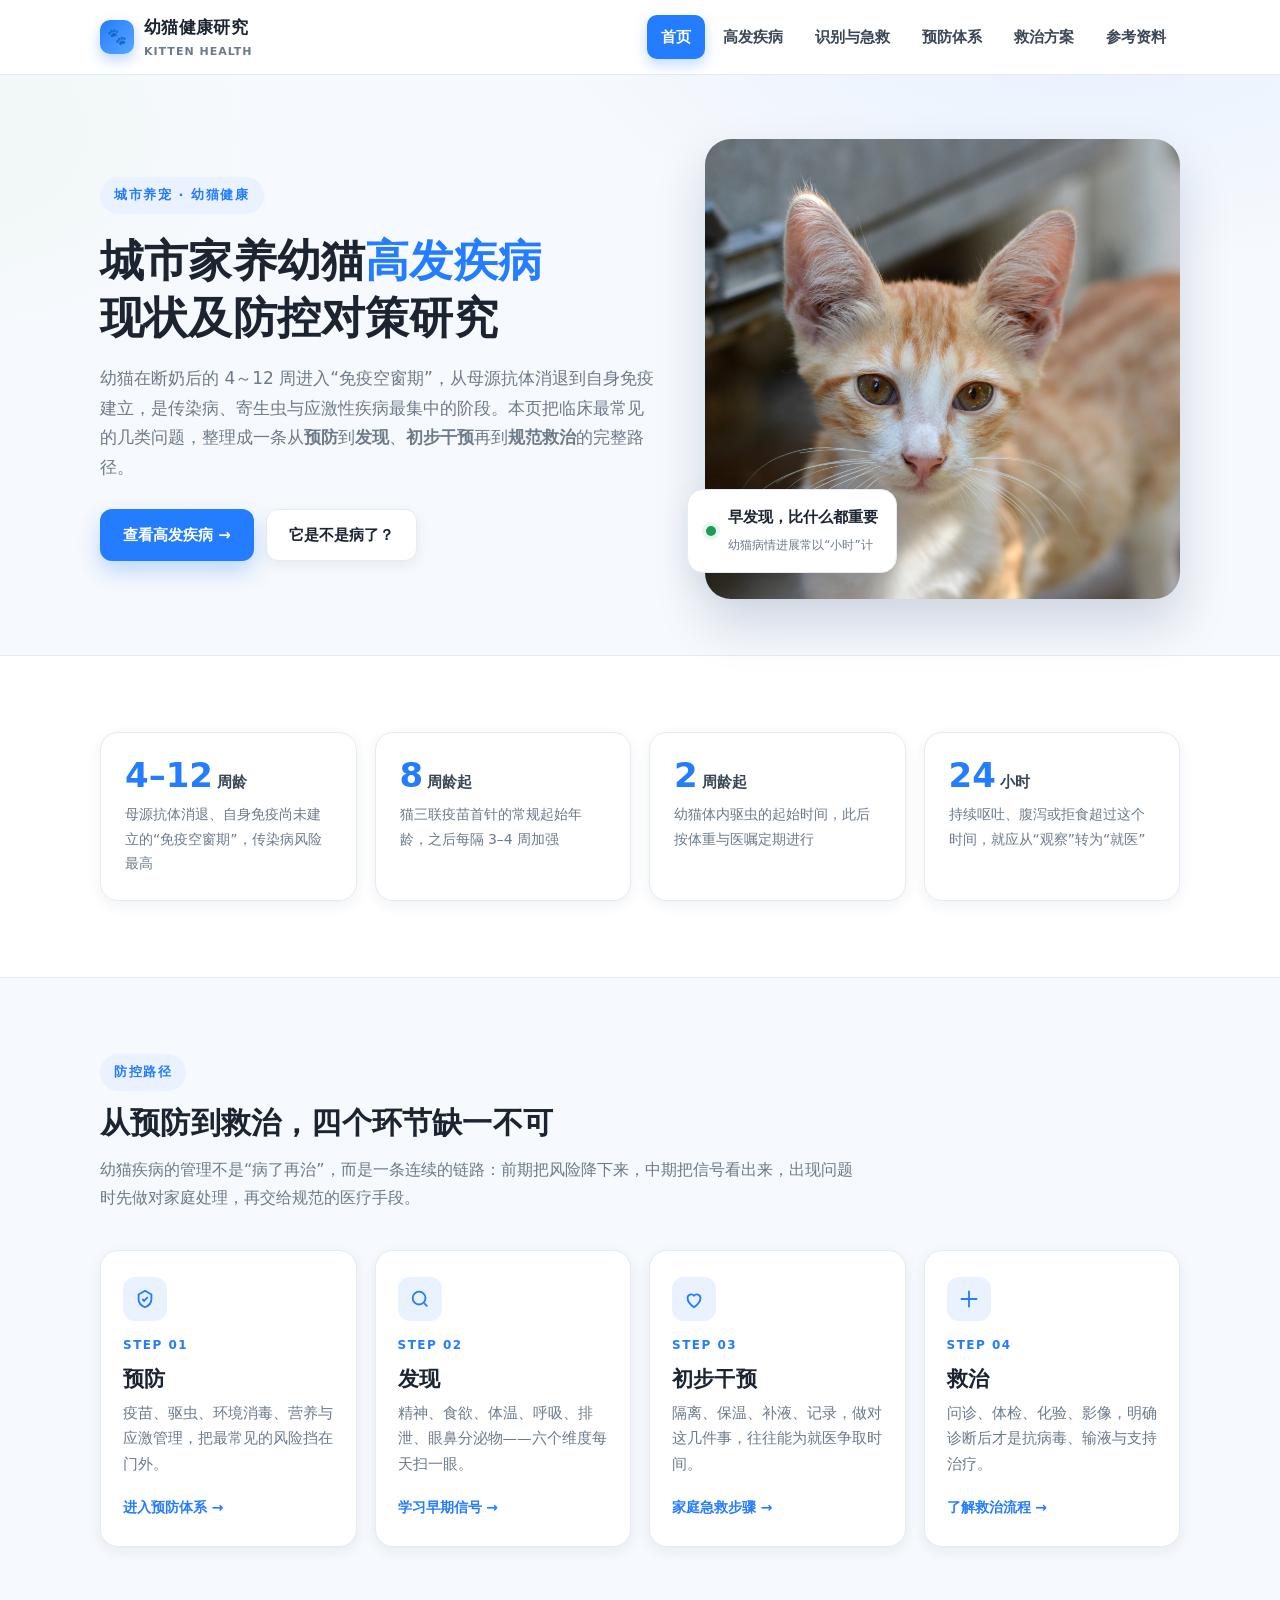
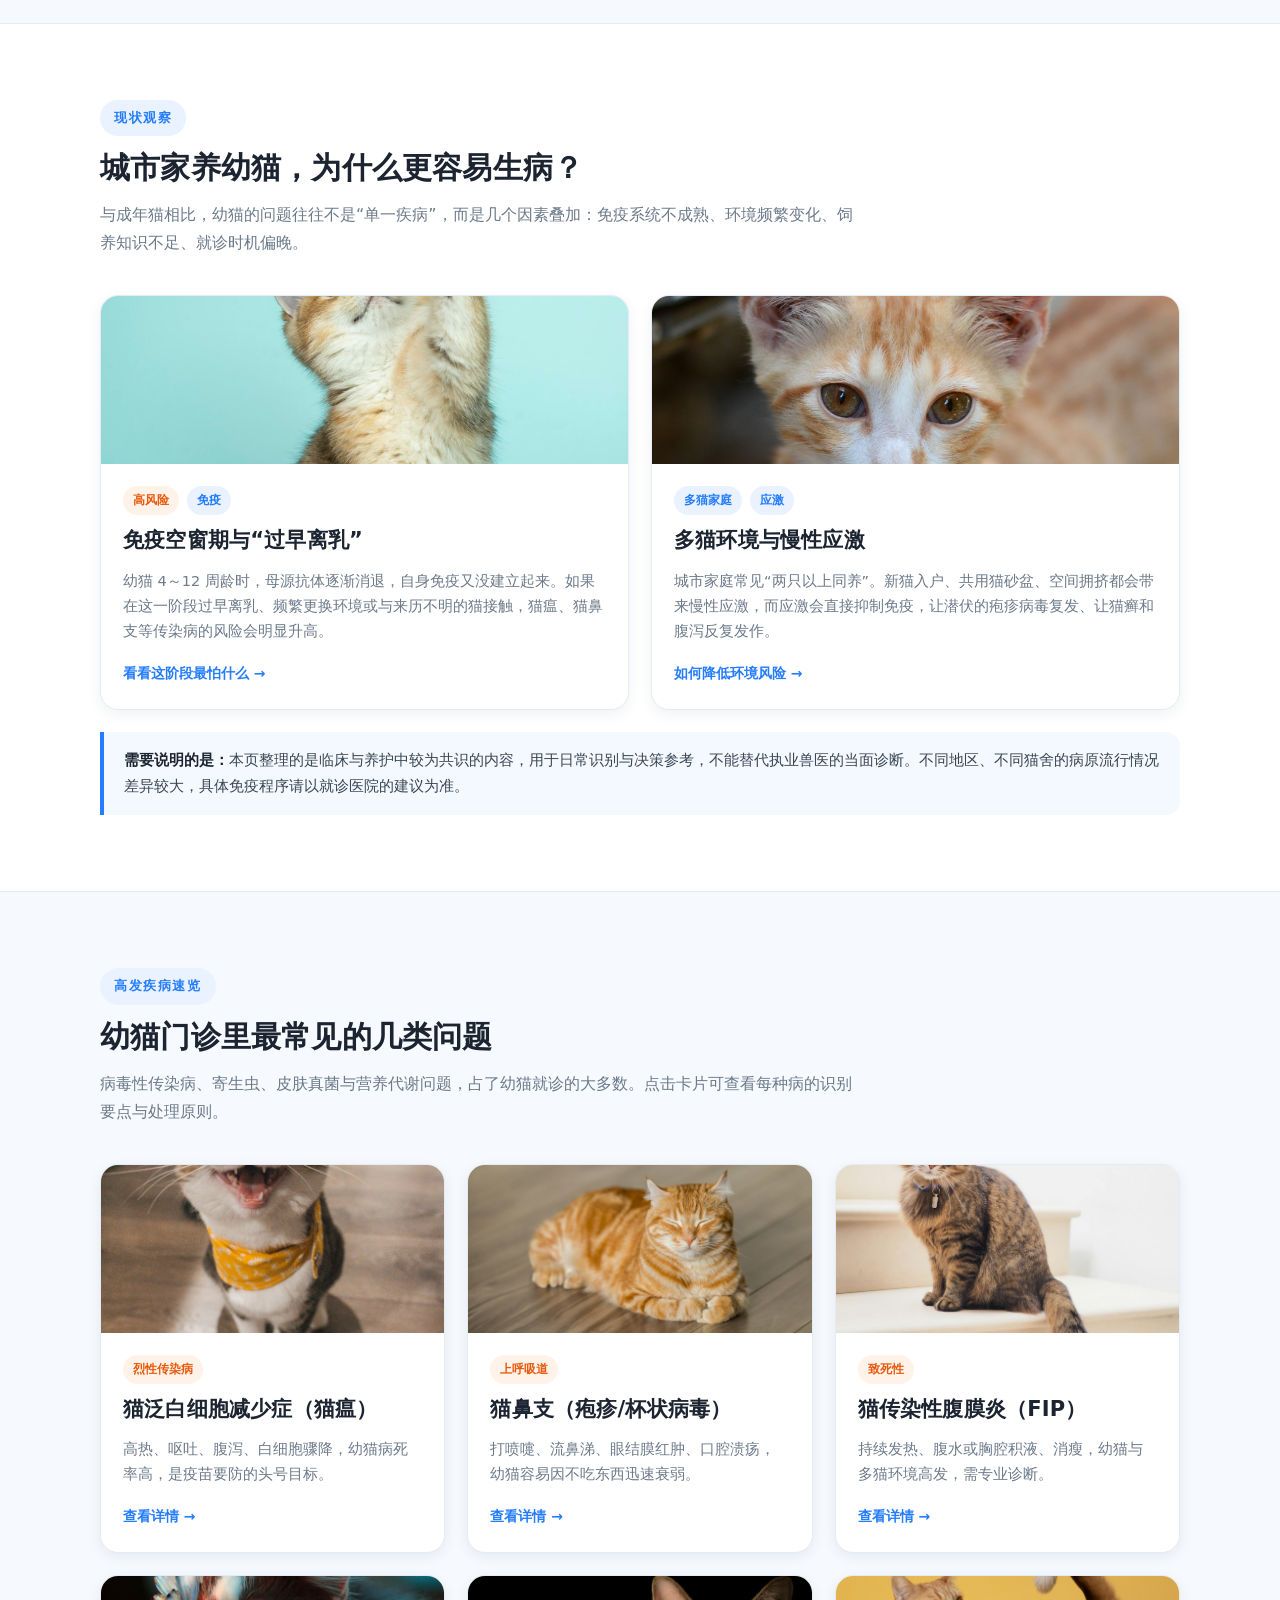
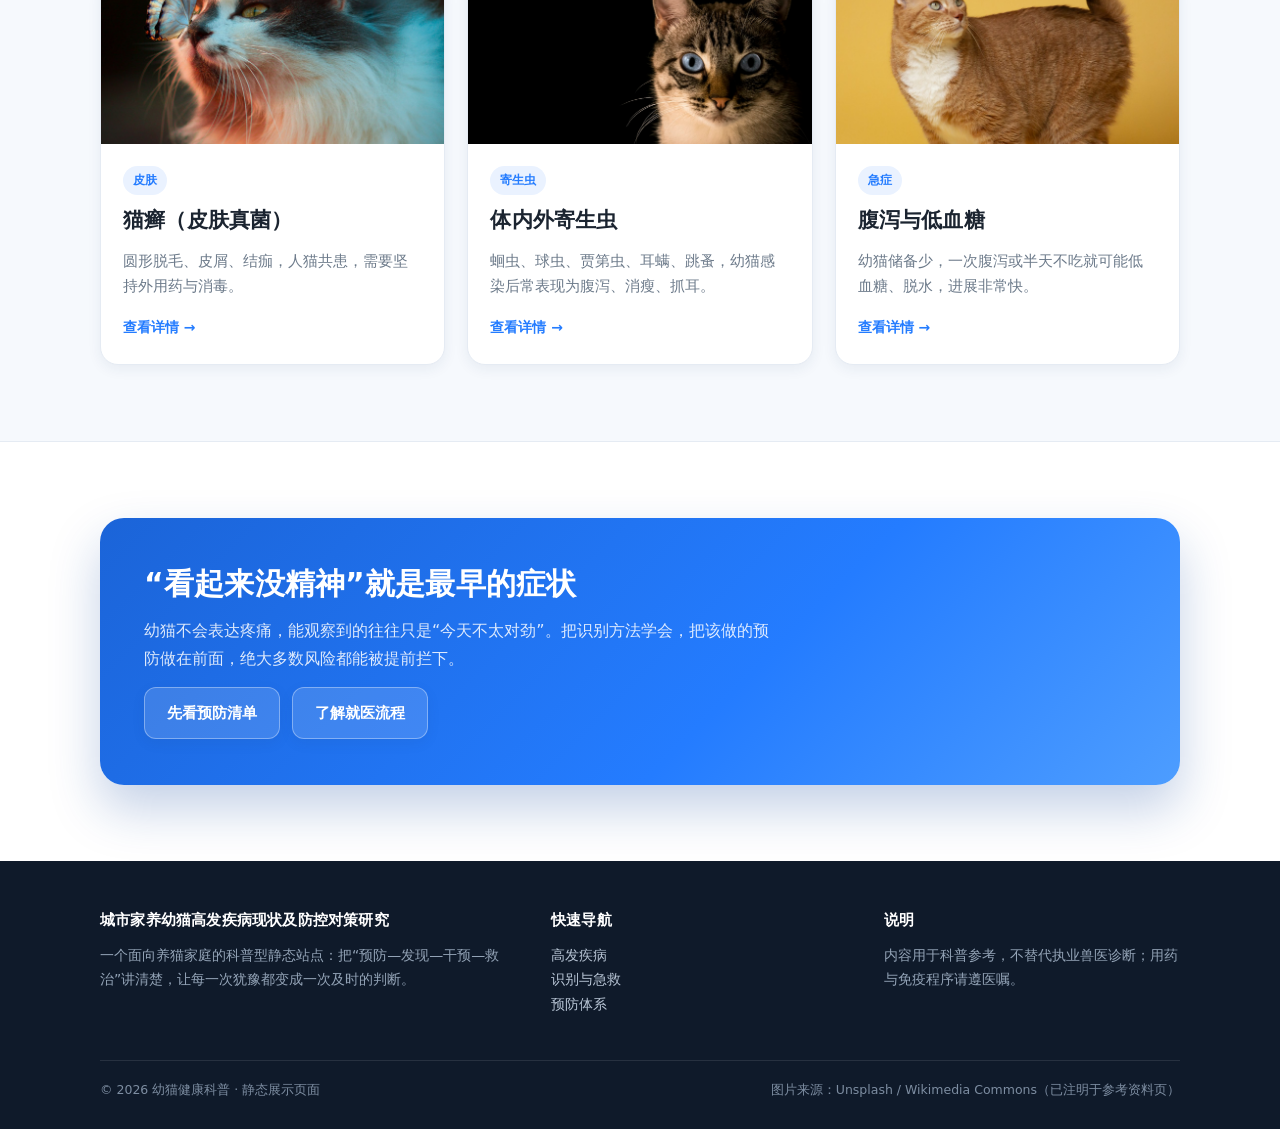
<file: index.html>
<!DOCTYPE html>
<html lang="zh-CN">
<head>
<meta charset="utf-8">
<meta name="viewport" content="width=device-width, initial-scale=1">
<title>城市家养幼猫高发疾病现状及防控对策研究</title>
<meta name="description" content="面向城市家养幼猫的常见疾病科普：现状、高发疾病、早期识别、家庭初步干预与规范救治。">
<link rel="stylesheet" href="assets/css/site.css?v=2">
</head>
<body>

<header class="site-header">
  <div class="container nav">
    <a class="brand" href="index.html">
      <span class="mark">🐾</span>
      <span>幼猫健康研究<small>KITTEN HEALTH</small></span>
    </a>
    <nav class="nav-links">
      <a class="active" href="index.html">首页</a>
      <a href="diseases.html">高发疾病</a>
      <a href="identify.html">识别与急救</a>
      <a href="prevention.html">预防体系</a>
      <a href="treatment.html">救治方案</a>
      <a href="sources.html">参考资料</a>
    </nav>
  </div>
</header>

<main>

  <!-- Hero -->
  <section class="hero">
    <div class="container hero-grid">
      <div>
        <span class="kicker">城市养宠 · 幼猫健康</span>
        <h1>城市家养幼猫<em>高发疾病</em><br>现状及防控对策研究</h1>
        <p class="lead">幼猫在断奶后的 4～12 周进入“免疫空窗期”，从母源抗体消退到自身免疫建立，是传染病、寄生虫与应激性疾病最集中的阶段。本页把临床最常见的几类问题，整理成一条从<strong>预防</strong>到<strong>发现</strong>、<strong>初步干预</strong>再到<strong>规范救治</strong>的完整路径。</p>
        <div class="hero-actions">
          <a class="btn btn-primary" href="diseases.html">查看高发疾病 →</a>
          <a class="btn btn-ghost" href="identify.html">它是不是病了？</a>
        </div>
      </div>
      <div class="hero-figure">
        <img src="assets/img/ginger.jpg" alt="一只橘色幼猫的近照">
        <div class="hero-badge">
          <span class="dot"></span>
          <div><b>早发现，比什么都重要</b><span>幼猫病情进展常以“小时”计</span></div>
        </div>
      </div>
    </div>
  </section>

  <!-- 关键数字 -->
  <section class="section">
    <div class="container">
      <div class="stats">
        <div class="stat"><div class="num">4–12<small>周龄</small></div><div class="label">母源抗体消退、自身免疫尚未建立的“免疫空窗期”，传染病风险最高</div></div>
        <div class="stat"><div class="num">8<small>周龄起</small></div><div class="label">猫三联疫苗首针的常规起始年龄，之后每隔 3–4 周加强</div></div>
        <div class="stat"><div class="num">2<small>周龄起</small></div><div class="label">幼猫体内驱虫的起始时间，此后按体重与医嘱定期进行</div></div>
        <div class="stat"><div class="num">24<small>小时</small></div><div class="label">持续呕吐、腹泻或拒食超过这个时间，就应从“观察”转为“就医”</div></div>
      </div>
    </div>
  </section>

  <!-- 四步路径 -->
  <section class="section alt">
    <div class="container">
      <div class="section-head">
        <span class="kicker">防控路径</span>
        <h2>从预防到救治，四个环节缺一不可</h2>
        <p>幼猫疾病的管理不是“病了再治”，而是一条连续的链路：前期把风险降下来，中期把信号看出来，出现问题时先做对家庭处理，再交给规范的医疗手段。</p>
      </div>
      <div class="path">
        <div class="path-card">
          <div class="ico"><svg viewBox="0 0 24 24" fill="none" stroke="currentColor" stroke-width="2"><path d="M12 3l7 4v5c0 4.5-3 7.5-7 9-4-1.5-7-4.5-7-9V7l7-4z"/><path d="M9 12l2 2 4-4"/></svg></div>
          <div class="step">STEP 01</div>
          <h3>预防</h3>
          <p>疫苗、驱虫、环境消毒、营养与应激管理，把最常见的风险挡在门外。</p>
          <a href="prevention.html">进入预防体系 →</a>
        </div>
        <div class="path-card">
          <div class="ico"><svg viewBox="0 0 24 24" fill="none" stroke="currentColor" stroke-width="2"><circle cx="11" cy="11" r="7"/><path d="M20 20l-3.5-3.5"/></svg></div>
          <div class="step">STEP 02</div>
          <h3>发现</h3>
          <p>精神、食欲、体温、呼吸、排泄、眼鼻分泌物——六个维度每天扫一眼。</p>
          <a href="identify.html">学习早期信号 →</a>
        </div>
        <div class="path-card">
          <div class="ico"><svg viewBox="0 0 24 24" fill="none" stroke="currentColor" stroke-width="2"><path d="M12 21s-7-4.5-7-10a4 4 0 017-2.6A4 4 0 0119 11c0 5.5-7 10-7 10z"/></svg></div>
          <div class="step">STEP 03</div>
          <h3>初步干预</h3>
          <p>隔离、保温、补液、记录，做对这几件事，往往能为就医争取时间。</p>
          <a href="identify.html#firstaid">家庭急救步骤 →</a>
        </div>
        <div class="path-card">
          <div class="ico"><svg viewBox="0 0 24 24" fill="none" stroke="currentColor" stroke-width="2"><path d="M12 3v18M3 12h18"/></svg></div>
          <div class="step">STEP 04</div>
          <h3>救治</h3>
          <p>问诊、体检、化验、影像，明确诊断后才是抗病毒、输液与支持治疗。</p>
          <a href="treatment.html">了解救治流程 →</a>
        </div>
      </div>
    </div>
  </section>

  <!-- 现状 -->
  <section class="section">
    <div class="container">
      <div class="section-head">
        <span class="kicker">现状观察</span>
        <h2>城市家养幼猫，为什么更容易生病？</h2>
        <p>与成年猫相比，幼猫的问题往往不是“单一疾病”，而是几个因素叠加：免疫系统不成熟、环境频繁变化、饲养知识不足、就诊时机偏晚。</p>
      </div>
      <div class="grid-2">
        <div class="card">
          <div class="thumb"><img src="assets/img/k1.jpg" alt="幼猫"></div>
          <div class="body">
            <div class="tags"><span class="tag warn">高风险</span><span class="tag">免疫</span></div>
            <h3>免疫空窗期与“过早离乳”</h3>
            <p>幼猫 4～12 周龄时，母源抗体逐渐消退，自身免疫又没建立起来。如果在这一阶段过早离乳、频繁更换环境或与来历不明的猫接触，猫瘟、猫鼻支等传染病的风险会明显升高。</p>
            <a href="diseases.html">看看这阶段最怕什么 →</a>
          </div>
        </div>
        <div class="card">
          <div class="thumb"><img src="assets/img/ginger.jpg" alt="橘色幼猫"></div>
          <div class="body">
            <div class="tags"><span class="tag">多猫家庭</span><span class="tag">应激</span></div>
            <h3>多猫环境与慢性应激</h3>
            <p>城市家庭常见“两只以上同养”。新猫入户、共用猫砂盆、空间拥挤都会带来慢性应激，而应激会直接抑制免疫，让潜伏的疱疹病毒复发、让猫癣和腹泻反复发作。</p>
            <a href="prevention.html">如何降低环境风险 →</a>
          </div>
        </div>
      </div>
      <div class="note" style="margin-top:22px">
        <b>需要说明的是：</b>本页整理的是临床与养护中较为共识的内容，用于日常识别与决策参考，不能替代执业兽医的当面诊断。不同地区、不同猫舍的病原流行情况差异较大，具体免疫程序请以就诊医院的建议为准。
      </div>
    </div>
  </section>

  <!-- 疾病速览 -->
  <section class="section alt">
    <div class="container">
      <div class="section-head">
        <span class="kicker">高发疾病速览</span>
        <h2>幼猫门诊里最常见的几类问题</h2>
        <p>病毒性传染病、寄生虫、皮肤真菌与营养代谢问题，占了幼猫就诊的大多数。点击卡片可查看每种病的识别要点与处理原则。</p>
      </div>
      <div class="grid-3">
        <div class="card">
          <div class="thumb"><img src="assets/img/k2.jpg" alt="幼猫"></div>
          <div class="body">
            <div class="tags"><span class="tag warn">烈性传染病</span></div>
            <h3>猫泛白细胞减少症（猫瘟）</h3>
            <p>高热、呕吐、腹泻、白细胞骤降，幼猫病死率高，是疫苗要防的头号目标。</p>
            <a href="diseases.html#fpv">查看详情 →</a>
          </div>
        </div>
        <div class="card">
          <div class="thumb"><img src="assets/img/k3.jpg" alt="幼猫"></div>
          <div class="body">
            <div class="tags"><span class="tag warn">上呼吸道</span></div>
            <h3>猫鼻支（疱疹/杯状病毒）</h3>
            <p>打喷嚏、流鼻涕、眼结膜红肿、口腔溃疡，幼猫容易因不吃东西迅速衰弱。</p>
            <a href="diseases.html#uri">查看详情 →</a>
          </div>
        </div>
        <div class="card">
          <div class="thumb"><img src="assets/img/k4.jpg" alt="幼猫"></div>
          <div class="body">
            <div class="tags"><span class="tag warn">致死性</span></div>
            <h3>猫传染性腹膜炎（FIP）</h3>
            <p>持续发热、腹水或胸腔积液、消瘦，幼猫与多猫环境高发，需专业诊断。</p>
            <a href="diseases.html#fip">查看详情 →</a>
          </div>
        </div>
        <div class="card">
          <div class="thumb"><img src="assets/img/k5.jpg" alt="幼猫"></div>
          <div class="body">
            <div class="tags"><span class="tag">皮肤</span></div>
            <h3>猫癣（皮肤真菌）</h3>
            <p>圆形脱毛、皮屑、结痂，人猫共患，需要坚持外用药与消毒。</p>
            <a href="diseases.html#ringworm">查看详情 →</a>
          </div>
        </div>
        <div class="card">
          <div class="thumb"><img src="assets/img/k6.jpg" alt="幼猫"></div>
          <div class="body">
            <div class="tags"><span class="tag">寄生虫</span></div>
            <h3>体内外寄生虫</h3>
            <p>蛔虫、球虫、贾第虫、耳螨、跳蚤，幼猫感染后常表现为腹泻、消瘦、抓耳。</p>
            <a href="diseases.html#parasite">查看详情 →</a>
          </div>
        </div>
        <div class="card">
          <div class="thumb"><img src="assets/img/k7.jpg" alt="幼猫"></div>
          <div class="body">
            <div class="tags"><span class="tag">急症</span></div>
            <h3>腹泻与低血糖</h3>
            <p>幼猫储备少，一次腹泻或半天不吃就可能低血糖、脱水，进展非常快。</p>
            <a href="diseases.html#diarrhea">查看详情 →</a>
          </div>
        </div>
      </div>
    </div>
  </section>

  <!-- CTA -->
  <section class="section">
    <div class="container">
      <div class="cta">
        <h2>“看起来没精神”就是最早的症状</h2>
        <p>幼猫不会表达疼痛，能观察到的往往只是“今天不太对劲”。把识别方法学会，把该做的预防做在前面，绝大多数风险都能被提前拦下。</p>
        <div class="hero-actions" style="margin-top:8px">
          <a class="btn btn-ghost" href="prevention.html">先看预防清单</a>
          <a class="btn btn-ghost" href="treatment.html">了解就医流程</a>
        </div>
      </div>
    </div>
  </section>

</main>

<footer class="site-footer">
  <div class="container">
    <div class="footer-grid">
      <div>
        <h4>城市家养幼猫高发疾病现状及防控对策研究</h4>
        <p>一个面向养猫家庭的科普型静态站点：把“预防—发现—干预—救治”讲清楚，让每一次犹豫都变成一次及时的判断。</p>
      </div>
      <div>
        <h4>快速导航</h4>
        <p><a href="diseases.html">高发疾病</a><br><a href="identify.html">识别与急救</a><br><a href="prevention.html">预防体系</a></p>
      </div>
      <div>
        <h4>说明</h4>
        <p>内容用于科普参考，不替代执业兽医诊断；用药与免疫程序请遵医嘱。</p>
      </div>
    </div>
    <div class="footer-bottom">
      <span>© 2026 幼猫健康科普 · 静态展示页面</span>
      <span>图片来源：Unsplash / Wikimedia Commons（已注明于参考资料页）</span>
    </div>
  </div>
</footer>

</body>
</html>
</file>
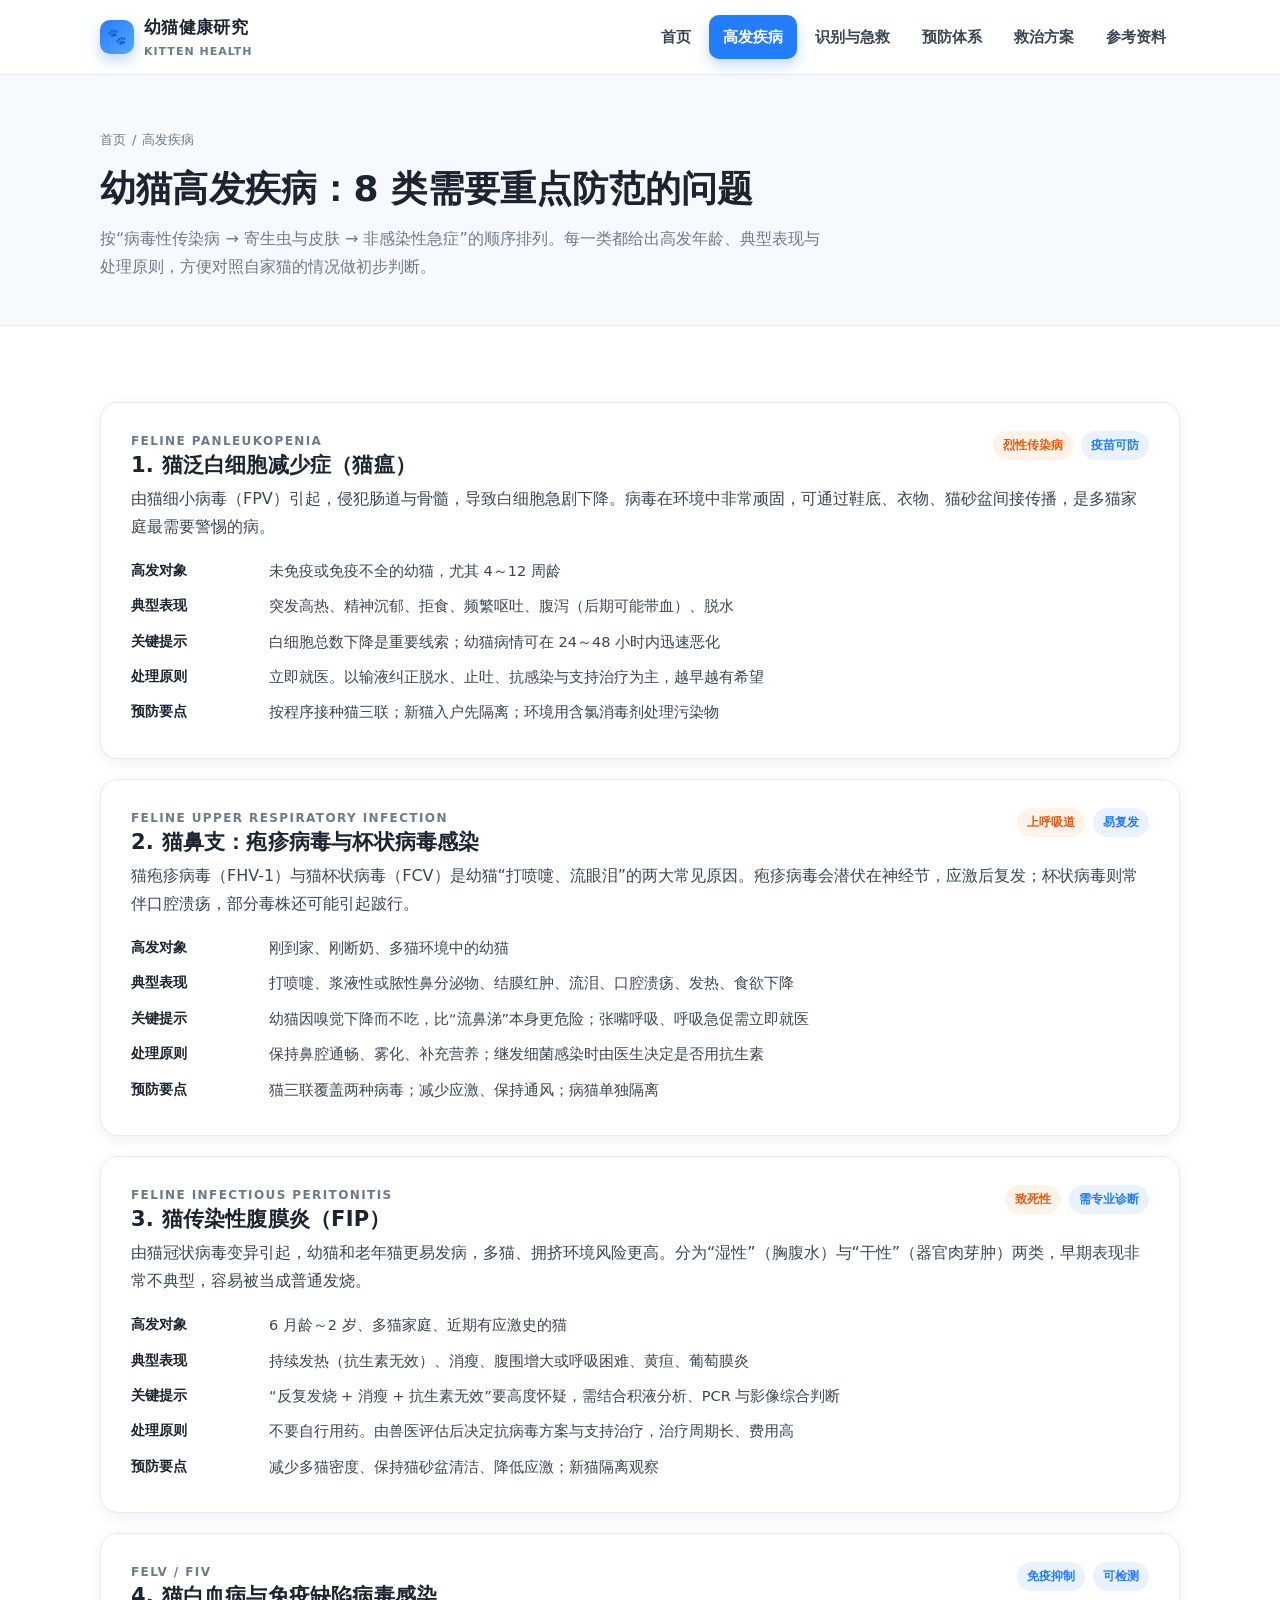
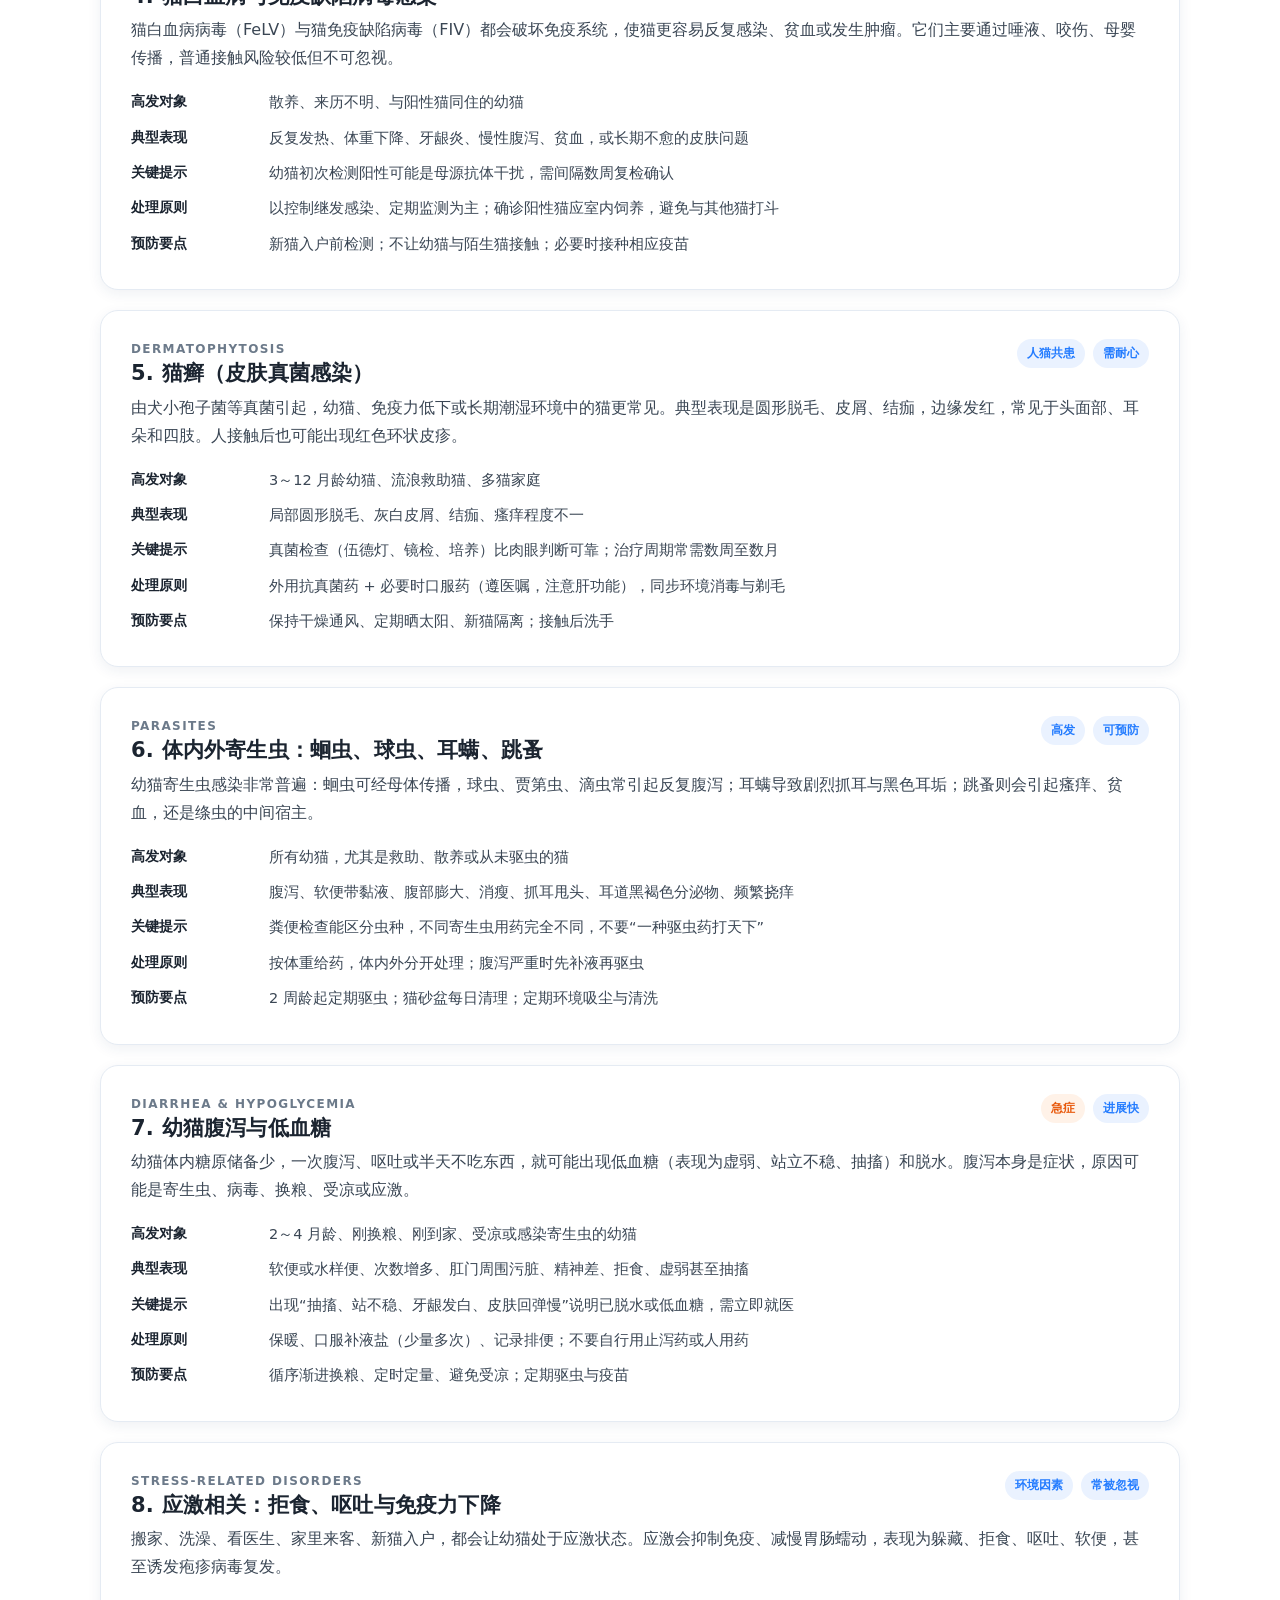
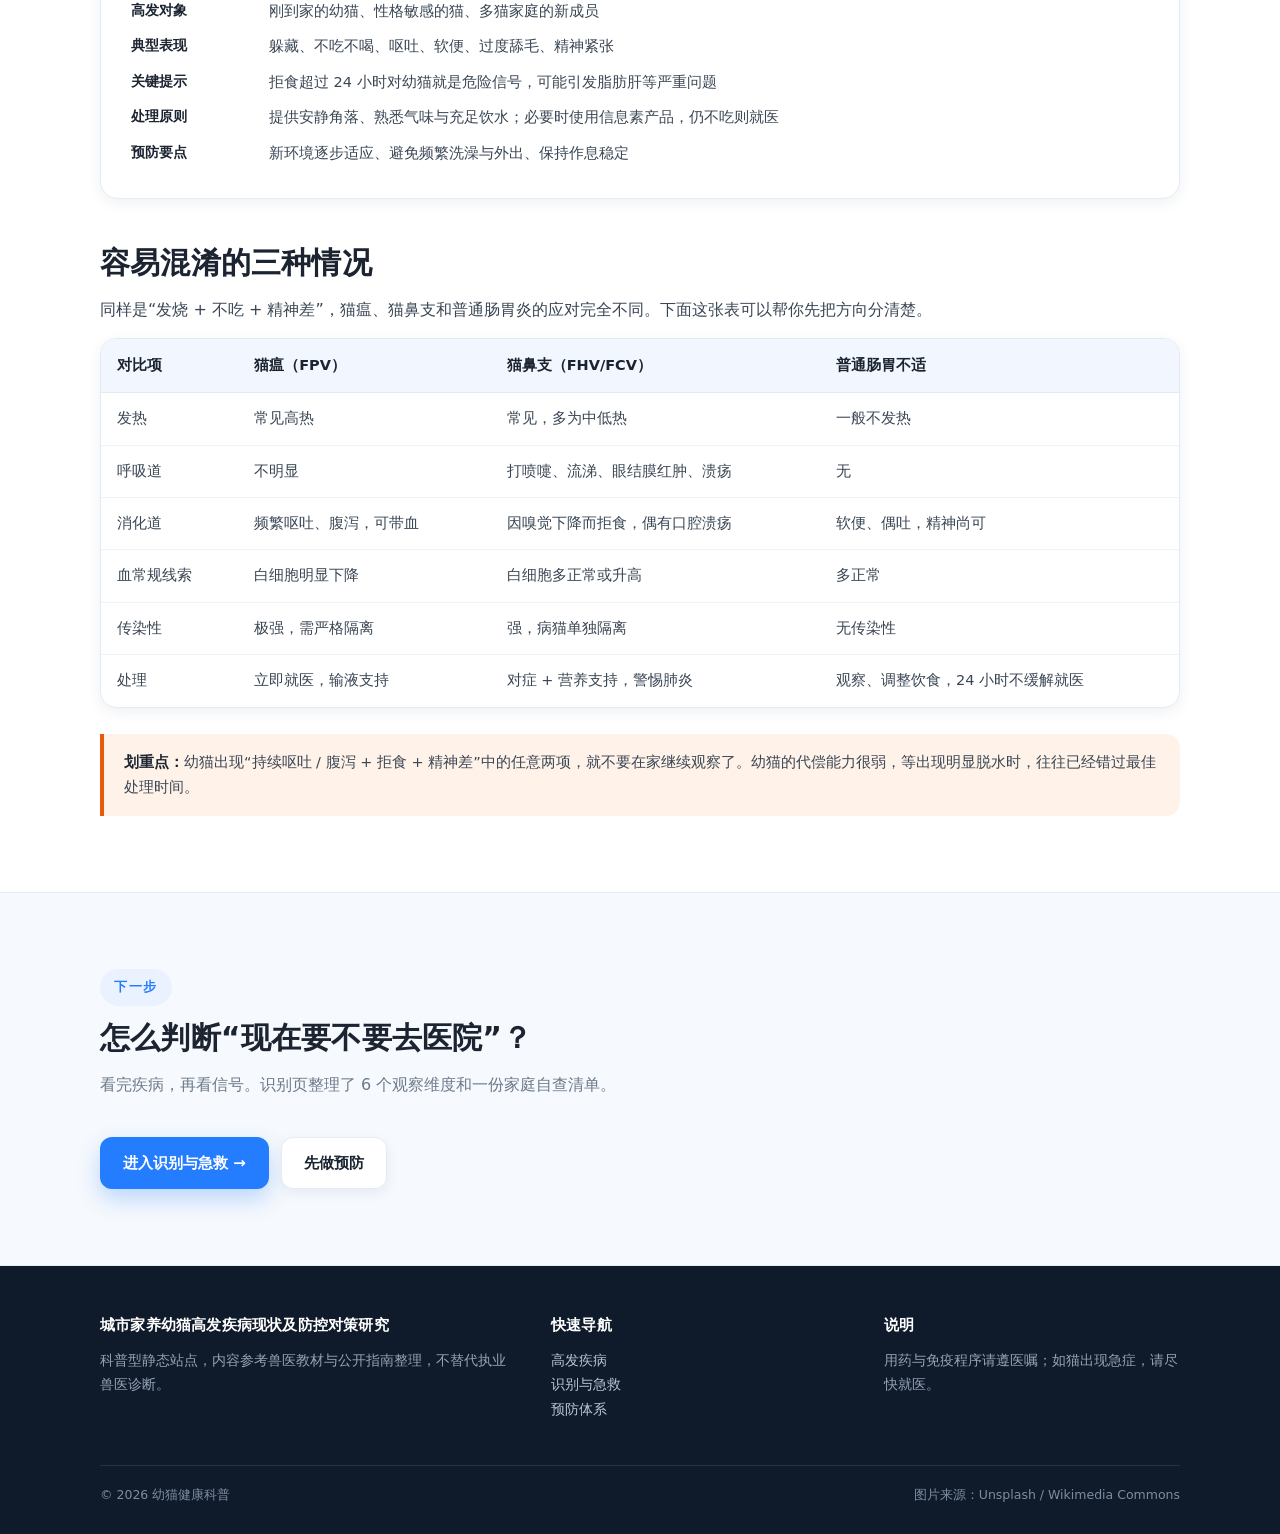
<file: diseases.html>
<!DOCTYPE html>
<html lang="zh-CN">
<head>
<meta charset="utf-8">
<meta name="viewport" content="width=device-width, initial-scale=1">
<title>高发疾病 · 城市家养幼猫高发疾病现状及防控对策研究</title>
<link rel="stylesheet" href="assets/css/site.css?v=2">
</head>
<body>

<header class="site-header">
  <div class="container nav">
    <a class="brand" href="index.html"><span class="mark">🐾</span><span>幼猫健康研究<small>KITTEN HEALTH</small></span></a>
    <nav class="nav-links">
      <a href="index.html">首页</a>
      <a class="active" href="diseases.html">高发疾病</a>
      <a href="identify.html">识别与急救</a>
      <a href="prevention.html">预防体系</a>
      <a href="treatment.html">救治方案</a>
      <a href="sources.html">参考资料</a>
    </nav>
  </div>
</header>

<main>

<section class="page-hero">
  <div class="container">
    <div class="crumbs"><a href="index.html">首页</a><span>/</span>高发疾病</div>
    <h1>幼猫高发疾病：8 类需要重点防范的问题</h1>
    <p>按“病毒性传染病 → 寄生虫与皮肤 → 非感染性急症”的顺序排列。每一类都给出高发年龄、典型表现与处理原则，方便对照自家猫的情况做初步判断。</p>
  </div>
</section>

<section class="section">
  <div class="container">

    <article class="disease" id="fpv">
      <div class="top">
        <div>
          <div class="en">Feline Panleukopenia</div>
          <h3>1. 猫泛白细胞减少症（猫瘟）</h3>
        </div>
        <div class="tags"><span class="tag warn">烈性传染病</span><span class="tag">疫苗可防</span></div>
      </div>
      <p>由猫细小病毒（FPV）引起，侵犯肠道与骨髓，导致白细胞急剧下降。病毒在环境中非常顽固，可通过鞋底、衣物、猫砂盆间接传播，是多猫家庭最需要警惕的病。</p>
      <dl class="meta">
        <div><dt>高发对象</dt><dd>未免疫或免疫不全的幼猫，尤其 4～12 周龄</dd></div>
        <div><dt>典型表现</dt><dd>突发高热、精神沉郁、拒食、频繁呕吐、腹泻（后期可能带血）、脱水</dd></div>
        <div><dt>关键提示</dt><dd>白细胞总数下降是重要线索；幼猫病情可在 24～48 小时内迅速恶化</dd></div>
        <div><dt>处理原则</dt><dd>立即就医。以输液纠正脱水、止吐、抗感染与支持治疗为主，越早越有希望</dd></div>
        <div><dt>预防要点</dt><dd>按程序接种猫三联；新猫入户先隔离；环境用含氯消毒剂处理污染物</dd></div>
      </dl>
    </article>

    <article class="disease" id="uri">
      <div class="top">
        <div>
          <div class="en">Feline Upper Respiratory Infection</div>
          <h3>2. 猫鼻支：疱疹病毒与杯状病毒感染</h3>
        </div>
        <div class="tags"><span class="tag warn">上呼吸道</span><span class="tag">易复发</span></div>
      </div>
      <p>猫疱疹病毒（FHV-1）与猫杯状病毒（FCV）是幼猫“打喷嚏、流眼泪”的两大常见原因。疱疹病毒会潜伏在神经节，应激后复发；杯状病毒则常伴口腔溃疡，部分毒株还可能引起跛行。</p>
      <dl class="meta">
        <div><dt>高发对象</dt><dd>刚到家、刚断奶、多猫环境中的幼猫</dd></div>
        <div><dt>典型表现</dt><dd>打喷嚏、浆液性或脓性鼻分泌物、结膜红肿、流泪、口腔溃疡、发热、食欲下降</dd></div>
        <div><dt>关键提示</dt><dd>幼猫因嗅觉下降而不吃，比“流鼻涕”本身更危险；张嘴呼吸、呼吸急促需立即就医</dd></div>
        <div><dt>处理原则</dt><dd>保持鼻腔通畅、雾化、补充营养；继发细菌感染时由医生决定是否用抗生素</dd></div>
        <div><dt>预防要点</dt><dd>猫三联覆盖两种病毒；减少应激、保持通风；病猫单独隔离</dd></div>
      </dl>
    </article>

    <article class="disease" id="fip">
      <div class="top">
        <div>
          <div class="en">Feline Infectious Peritonitis</div>
          <h3>3. 猫传染性腹膜炎（FIP）</h3>
        </div>
        <div class="tags"><span class="tag warn">致死性</span><span class="tag">需专业诊断</span></div>
      </div>
      <p>由猫冠状病毒变异引起，幼猫和老年猫更易发病，多猫、拥挤环境风险更高。分为“湿性”（胸腹水）与“干性”（器官肉芽肿）两类，早期表现非常不典型，容易被当成普通发烧。</p>
      <dl class="meta">
        <div><dt>高发对象</dt><dd>6 月龄～2 岁、多猫家庭、近期有应激史的猫</dd></div>
        <div><dt>典型表现</dt><dd>持续发热（抗生素无效）、消瘦、腹围增大或呼吸困难、黄疸、葡萄膜炎</dd></div>
        <div><dt>关键提示</dt><dd>“反复发烧 + 消瘦 + 抗生素无效”要高度怀疑，需结合积液分析、PCR 与影像综合判断</dd></div>
        <div><dt>处理原则</dt><dd>不要自行用药。由兽医评估后决定抗病毒方案与支持治疗，治疗周期长、费用高</dd></div>
        <div><dt>预防要点</dt><dd>减少多猫密度、保持猫砂盆清洁、降低应激；新猫隔离观察</dd></div>
      </dl>
    </article>

    <article class="disease" id="retro">
      <div class="top">
        <div>
          <div class="en">FeLV / FIV</div>
          <h3>4. 猫白血病与免疫缺陷病毒感染</h3>
        </div>
        <div class="tags"><span class="tag">免疫抑制</span><span class="tag">可检测</span></div>
      </div>
      <p>猫白血病病毒（FeLV）与猫免疫缺陷病毒（FIV）都会破坏免疫系统，使猫更容易反复感染、贫血或发生肿瘤。它们主要通过唾液、咬伤、母婴传播，普通接触风险较低但不可忽视。</p>
      <dl class="meta">
        <div><dt>高发对象</dt><dd>散养、来历不明、与阳性猫同住的幼猫</dd></div>
        <div><dt>典型表现</dt><dd>反复发热、体重下降、牙龈炎、慢性腹泻、贫血，或长期不愈的皮肤问题</dd></div>
        <div><dt>关键提示</dt><dd>幼猫初次检测阳性可能是母源抗体干扰，需间隔数周复检确认</dd></div>
        <div><dt>处理原则</dt><dd>以控制继发感染、定期监测为主；确诊阳性猫应室内饲养，避免与其他猫打斗</dd></div>
        <div><dt>预防要点</dt><dd>新猫入户前检测；不让幼猫与陌生猫接触；必要时接种相应疫苗</dd></div>
      </dl>
    </article>

    <article class="disease" id="ringworm">
      <div class="top">
        <div>
          <div class="en">Dermatophytosis</div>
          <h3>5. 猫癣（皮肤真菌感染）</h3>
        </div>
        <div class="tags"><span class="tag">人猫共患</span><span class="tag">需耐心</span></div>
      </div>
      <p>由犬小孢子菌等真菌引起，幼猫、免疫力低下或长期潮湿环境中的猫更常见。典型表现是圆形脱毛、皮屑、结痂，边缘发红，常见于头面部、耳朵和四肢。人接触后也可能出现红色环状皮疹。</p>
      <dl class="meta">
        <div><dt>高发对象</dt><dd>3～12 月龄幼猫、流浪救助猫、多猫家庭</dd></div>
        <div><dt>典型表现</dt><dd>局部圆形脱毛、灰白皮屑、结痂、瘙痒程度不一</dd></div>
        <div><dt>关键提示</dt><dd>真菌检查（伍德灯、镜检、培养）比肉眼判断可靠；治疗周期常需数周至数月</dd></div>
        <div><dt>处理原则</dt><dd>外用抗真菌药 + 必要时口服药（遵医嘱，注意肝功能），同步环境消毒与剃毛</dd></div>
        <div><dt>预防要点</dt><dd>保持干燥通风、定期晒太阳、新猫隔离；接触后洗手</dd></div>
      </dl>
    </article>

    <article class="disease" id="parasite">
      <div class="top">
        <div>
          <div class="en">Parasites</div>
          <h3>6. 体内外寄生虫：蛔虫、球虫、耳螨、跳蚤</h3>
        </div>
        <div class="tags"><span class="tag">高发</span><span class="tag">可预防</span></div>
      </div>
      <p>幼猫寄生虫感染非常普遍：蛔虫可经母体传播，球虫、贾第虫、滴虫常引起反复腹泻；耳螨导致剧烈抓耳与黑色耳垢；跳蚤则会引起瘙痒、贫血，还是绦虫的中间宿主。</p>
      <dl class="meta">
        <div><dt>高发对象</dt><dd>所有幼猫，尤其是救助、散养或从未驱虫的猫</dd></div>
        <div><dt>典型表现</dt><dd>腹泻、软便带黏液、腹部膨大、消瘦、抓耳甩头、耳道黑褐色分泌物、频繁挠痒</dd></div>
        <div><dt>关键提示</dt><dd>粪便检查能区分虫种，不同寄生虫用药完全不同，不要“一种驱虫药打天下”</dd></div>
        <div><dt>处理原则</dt><dd>按体重给药，体内外分开处理；腹泻严重时先补液再驱虫</dd></div>
        <div><dt>预防要点</dt><dd>2 周龄起定期驱虫；猫砂盆每日清理；定期环境吸尘与清洗</dd></div>
      </dl>
    </article>

    <article class="disease" id="diarrhea">
      <div class="top">
        <div>
          <div class="en">Diarrhea &amp; Hypoglycemia</div>
          <h3>7. 幼猫腹泻与低血糖</h3>
        </div>
        <div class="tags"><span class="tag warn">急症</span><span class="tag">进展快</span></div>
      </div>
      <p>幼猫体内糖原储备少，一次腹泻、呕吐或半天不吃东西，就可能出现低血糖（表现为虚弱、站立不稳、抽搐）和脱水。腹泻本身是症状，原因可能是寄生虫、病毒、换粮、受凉或应激。</p>
      <dl class="meta">
        <div><dt>高发对象</dt><dd>2～4 月龄、刚换粮、刚到家、受凉或感染寄生虫的幼猫</dd></div>
        <div><dt>典型表现</dt><dd>软便或水样便、次数增多、肛门周围污脏、精神差、拒食、虚弱甚至抽搐</dd></div>
        <div><dt>关键提示</dt><dd>出现“抽搐、站不稳、牙龈发白、皮肤回弹慢”说明已脱水或低血糖，需立即就医</dd></div>
        <div><dt>处理原则</dt><dd>保暖、口服补液盐（少量多次）、记录排便；不要自行用止泻药或人用药</dd></div>
        <div><dt>预防要点</dt><dd>循序渐进换粮、定时定量、避免受凉；定期驱虫与疫苗</dd></div>
      </dl>
    </article>

    <article class="disease" id="stress">
      <div class="top">
        <div>
          <div class="en">Stress-related Disorders</div>
          <h3>8. 应激相关：拒食、呕吐与免疫力下降</h3>
        </div>
        <div class="tags"><span class="tag">环境因素</span><span class="tag">常被忽视</span></div>
      </div>
      <p>搬家、洗澡、看医生、家里来客、新猫入户，都会让幼猫处于应激状态。应激会抑制免疫、减慢胃肠蠕动，表现为躲藏、拒食、呕吐、软便，甚至诱发疱疹病毒复发。</p>
      <dl class="meta">
        <div><dt>高发对象</dt><dd>刚到家的幼猫、性格敏感的猫、多猫家庭的新成员</dd></div>
        <div><dt>典型表现</dt><dd>躲藏、不吃不喝、呕吐、软便、过度舔毛、精神紧张</dd></div>
        <div><dt>关键提示</dt><dd>拒食超过 24 小时对幼猫就是危险信号，可能引发脂肪肝等严重问题</dd></div>
        <div><dt>处理原则</dt><dd>提供安静角落、熟悉气味与充足饮水；必要时使用信息素产品，仍不吃则就医</dd></div>
        <div><dt>预防要点</dt><dd>新环境逐步适应、避免频繁洗澡与外出、保持作息稳定</dd></div>
      </dl>
    </article>

    <h2 style="margin-top:44px">容易混淆的三种情况</h2>
    <p>同样是“发烧 + 不吃 + 精神差”，猫瘟、猫鼻支和普通肠胃炎的应对完全不同。下面这张表可以帮你先把方向分清楚。</p>
    <div class="table-wrap">
      <table>
        <thead>
          <tr><th>对比项</th><th>猫瘟（FPV）</th><th>猫鼻支（FHV/FCV）</th><th>普通肠胃不适</th></tr>
        </thead>
        <tbody>
          <tr><td>发热</td><td>常见高热</td><td>常见，多为中低热</td><td>一般不发热</td></tr>
          <tr><td>呼吸道</td><td>不明显</td><td>打喷嚏、流涕、眼结膜红肿、溃疡</td><td>无</td></tr>
          <tr><td>消化道</td><td>频繁呕吐、腹泻，可带血</td><td>因嗅觉下降而拒食，偶有口腔溃疡</td><td>软便、偶吐，精神尚可</td></tr>
          <tr><td>血常规线索</td><td>白细胞明显下降</td><td>白细胞多正常或升高</td><td>多正常</td></tr>
          <tr><td>传染性</td><td>极强，需严格隔离</td><td>强，病猫单独隔离</td><td>无传染性</td></tr>
          <tr><td>处理</td><td>立即就医，输液支持</td><td>对症 + 营养支持，警惕肺炎</td><td>观察、调整饮食，24 小时不缓解就医</td></tr>
        </tbody>
      </table>
    </div>

    <div class="note warn" style="margin-top:26px">
      <b>划重点：</b>幼猫出现“持续呕吐 / 腹泻 + 拒食 + 精神差”中的任意两项，就不要在家继续观察了。幼猫的代偿能力很弱，等出现明显脱水时，往往已经错过最佳处理时间。
    </div>

  </div>
</section>

<section class="section alt">
  <div class="container">
    <div class="section-head">
      <span class="kicker">下一步</span>
      <h2>怎么判断“现在要不要去医院”？</h2>
      <p>看完疾病，再看信号。识别页整理了 6 个观察维度和一份家庭自查清单。</p>
    </div>
    <div class="hero-actions">
      <a class="btn btn-primary" href="identify.html">进入识别与急救 →</a>
      <a class="btn btn-ghost" href="prevention.html">先做预防</a>
    </div>
  </div>
</section>

</main>

<footer class="site-footer">
  <div class="container">
    <div class="footer-grid">
      <div><h4>城市家养幼猫高发疾病现状及防控对策研究</h4><p>科普型静态站点，内容参考兽医教材与公开指南整理，不替代执业兽医诊断。</p></div>
      <div><h4>快速导航</h4><p><a href="diseases.html">高发疾病</a><br><a href="identify.html">识别与急救</a><br><a href="prevention.html">预防体系</a></p></div>
      <div><h4>说明</h4><p>用药与免疫程序请遵医嘱；如猫出现急症，请尽快就医。</p></div>
    </div>
    <div class="footer-bottom"><span>© 2026 幼猫健康科普</span><span>图片来源：Unsplash / Wikimedia Commons</span></div>
  </div>
</footer>

</body>
</html>
</file>
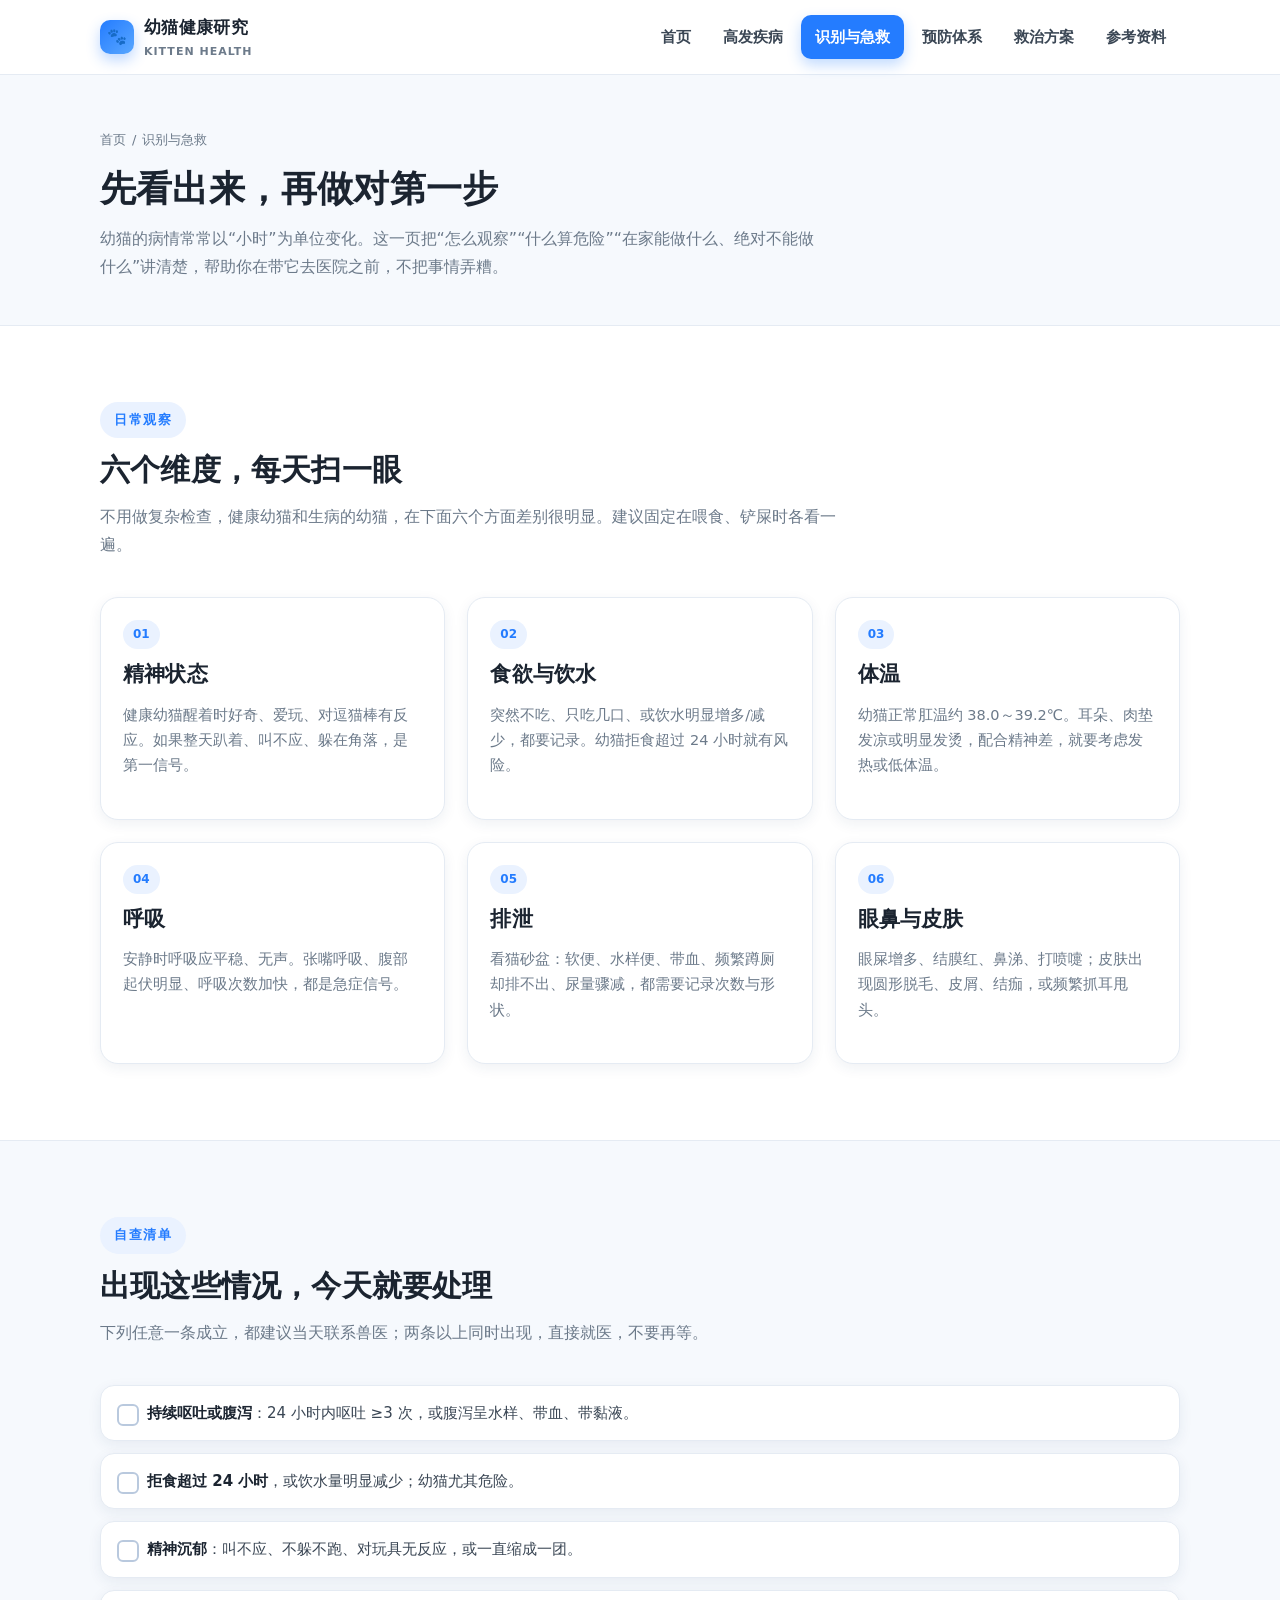
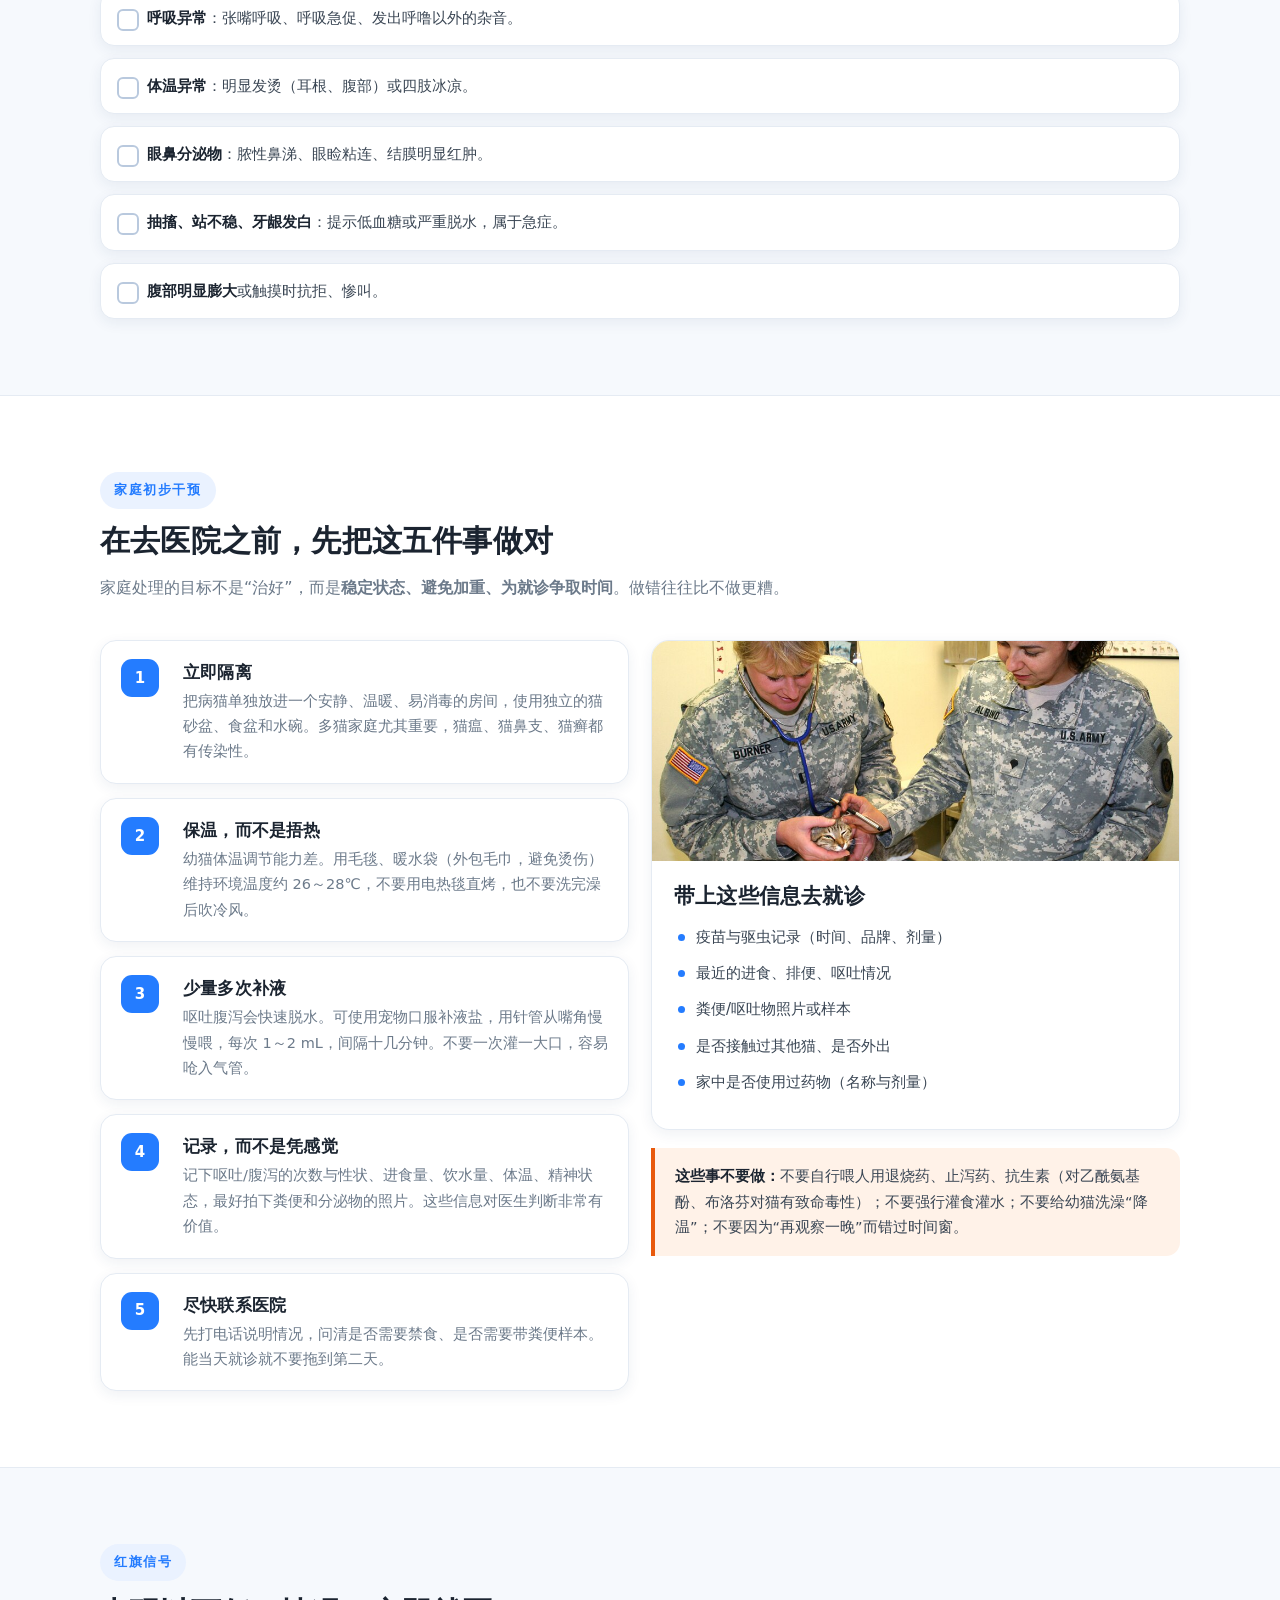
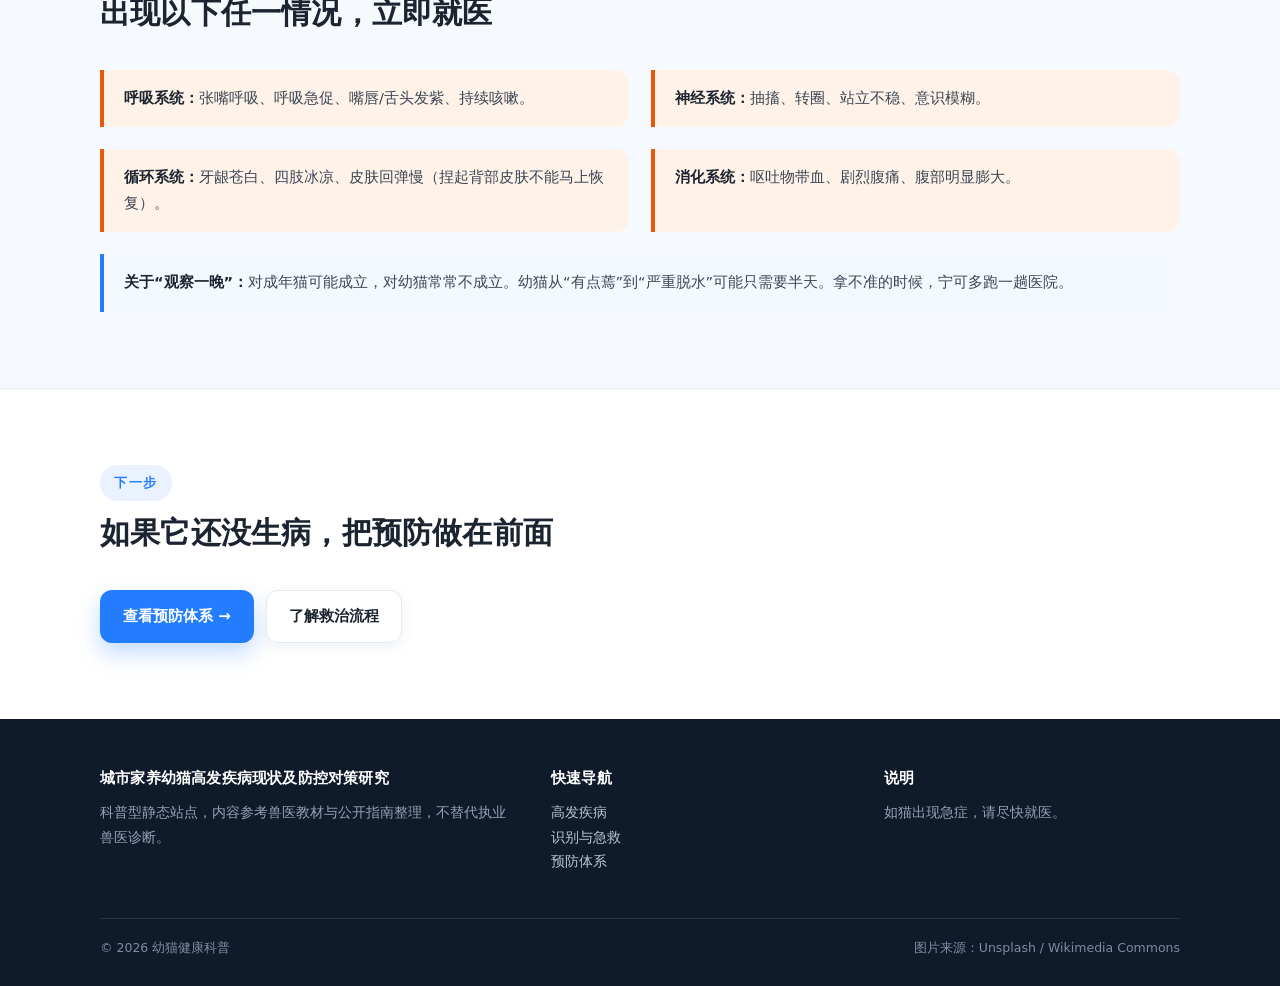
<file: identify.html>
<!DOCTYPE html>
<html lang="zh-CN">
<head>
<meta charset="utf-8">
<meta name="viewport" content="width=device-width, initial-scale=1">
<title>识别与急救 · 城市家养幼猫高发疾病现状及防控对策研究</title>
<link rel="stylesheet" href="assets/css/site.css?v=2">
</head>
<body>

<header class="site-header">
  <div class="container nav">
    <a class="brand" href="index.html"><span class="mark">🐾</span><span>幼猫健康研究<small>KITTEN HEALTH</small></span></a>
    <nav class="nav-links">
      <a href="index.html">首页</a>
      <a href="diseases.html">高发疾病</a>
      <a class="active" href="identify.html">识别与急救</a>
      <a href="prevention.html">预防体系</a>
      <a href="treatment.html">救治方案</a>
      <a href="sources.html">参考资料</a>
    </nav>
  </div>
</header>

<main>

<section class="page-hero">
  <div class="container">
    <div class="crumbs"><a href="index.html">首页</a><span>/</span>识别与急救</div>
    <h1>先看出来，再做对第一步</h1>
    <p>幼猫的病情常常以“小时”为单位变化。这一页把“怎么观察”“什么算危险”“在家能做什么、绝对不能做什么”讲清楚，帮助你在带它去医院之前，不把事情弄糟。</p>
  </div>
</section>

<section class="section">
  <div class="container">
    <div class="section-head">
      <span class="kicker">日常观察</span>
      <h2>六个维度，每天扫一眼</h2>
      <p>不用做复杂检查，健康幼猫和生病的幼猫，在下面六个方面差别很明显。建议固定在喂食、铲屎时各看一遍。</p>
    </div>
    <div class="grid-3">
      <div class="card"><div class="body"><div class="tags"><span class="tag">01</span></div><h3>精神状态</h3><p>健康幼猫醒着时好奇、爱玩、对逗猫棒有反应。如果整天趴着、叫不应、躲在角落，是第一信号。</p></div></div>
      <div class="card"><div class="body"><div class="tags"><span class="tag">02</span></div><h3>食欲与饮水</h3><p>突然不吃、只吃几口、或饮水明显增多/减少，都要记录。幼猫拒食超过 24 小时就有风险。</p></div></div>
      <div class="card"><div class="body"><div class="tags"><span class="tag">03</span></div><h3>体温</h3><p>幼猫正常肛温约 38.0～39.2℃。耳朵、肉垫发凉或明显发烫，配合精神差，就要考虑发热或低体温。</p></div></div>
      <div class="card"><div class="body"><div class="tags"><span class="tag">04</span></div><h3>呼吸</h3><p>安静时呼吸应平稳、无声。张嘴呼吸、腹部起伏明显、呼吸次数加快，都是急症信号。</p></div></div>
      <div class="card"><div class="body"><div class="tags"><span class="tag">05</span></div><h3>排泄</h3><p>看猫砂盆：软便、水样便、带血、频繁蹲厕却排不出、尿量骤减，都需要记录次数与形状。</p></div></div>
      <div class="card"><div class="body"><div class="tags"><span class="tag">06</span></div><h3>眼鼻与皮肤</h3><p>眼屎增多、结膜红、鼻涕、打喷嚏；皮肤出现圆形脱毛、皮屑、结痂，或频繁抓耳甩头。</p></div></div>
    </div>
  </div>
</section>

<section class="section alt">
  <div class="container">
    <div class="section-head">
      <span class="kicker">自查清单</span>
      <h2>出现这些情况，今天就要处理</h2>
      <p>下列任意一条成立，都建议当天联系兽医；两条以上同时出现，直接就医，不要再等。</p>
    </div>
    <ul class="checklist">
      <li><b>持续呕吐或腹泻</b>：24 小时内呕吐 ≥3 次，或腹泻呈水样、带血、带黏液。</li>
      <li><b>拒食超过 24 小时</b>，或饮水量明显减少；幼猫尤其危险。</li>
      <li><b>精神沉郁</b>：叫不应、不躲不跑、对玩具无反应，或一直缩成一团。</li>
      <li><b>呼吸异常</b>：张嘴呼吸、呼吸急促、发出呼噜以外的杂音。</li>
      <li><b>体温异常</b>：明显发烫（耳根、腹部）或四肢冰凉。</li>
      <li><b>眼鼻分泌物</b>：脓性鼻涕、眼睑粘连、结膜明显红肿。</li>
      <li><b>抽搐、站不稳、牙龈发白</b>：提示低血糖或严重脱水，属于急症。</li>
      <li><b>腹部明显膨大</b>或触摸时抗拒、惨叫。</li>
    </ul>
  </div>
</section>

<section class="section" id="firstaid">
  <div class="container">
    <div class="section-head">
      <span class="kicker">家庭初步干预</span>
      <h2>在去医院之前，先把这五件事做对</h2>
      <p>家庭处理的目标不是“治好”，而是<strong>稳定状态、避免加重、为就诊争取时间</strong>。做错往往比不做更糟。</p>
    </div>

    <div class="grid-2" style="align-items:start">
      <div class="steps">
        <div class="step-item"><div class="n">1</div><div><h4>立即隔离</h4><p>把病猫单独放进一个安静、温暖、易消毒的房间，使用独立的猫砂盆、食盆和水碗。多猫家庭尤其重要，猫瘟、猫鼻支、猫癣都有传染性。</p></div></div>
        <div class="step-item"><div class="n">2</div><div><h4>保温，而不是捂热</h4><p>幼猫体温调节能力差。用毛毯、暖水袋（外包毛巾，避免烫伤）维持环境温度约 26～28℃，不要用电热毯直烤，也不要洗完澡后吹冷风。</p></div></div>
        <div class="step-item"><div class="n">3</div><div><h4>少量多次补液</h4><p>呕吐腹泻会快速脱水。可使用宠物口服补液盐，用针管从嘴角慢慢喂，每次 1～2 mL，间隔十几分钟。不要一次灌一大口，容易呛入气管。</p></div></div>
        <div class="step-item"><div class="n">4</div><div><h4>记录，而不是凭感觉</h4><p>记下呕吐/腹泻的次数与性状、进食量、饮水量、体温、精神状态，最好拍下粪便和分泌物的照片。这些信息对医生判断非常有价值。</p></div></div>
        <div class="step-item"><div class="n">5</div><div><h4>尽快联系医院</h4><p>先打电话说明情况，问清是否需要禁食、是否需要带粪便样本。能当天就诊就不要拖到第二天。</p></div></div>
      </div>

      <div>
        <div class="card" style="margin-bottom:18px">
          <div class="thumb" style="height:220px"><img src="assets/img/vet-exam.jpg" alt="兽医为猫做检查"></div>
          <div class="body">
            <h3>带上这些信息去就诊</h3>
            <ul class="bullets">
              <li>疫苗与驱虫记录（时间、品牌、剂量）</li>
              <li>最近的进食、排便、呕吐情况</li>
              <li>粪便/呕吐物照片或样本</li>
              <li>是否接触过其他猫、是否外出</li>
              <li>家中是否使用过药物（名称与剂量）</li>
            </ul>
          </div>
        </div>
        <div class="note warn">
          <b>这些事不要做：</b>不要自行喂人用退烧药、止泻药、抗生素（对乙酰氨基酚、布洛芬对猫有致命毒性）；不要强行灌食灌水；不要给幼猫洗澡“降温”；不要因为“再观察一晚”而错过时间窗。
        </div>
      </div>
    </div>
  </div>
</section>

<section class="section alt">
  <div class="container">
    <div class="section-head">
      <span class="kicker">红旗信号</span>
      <h2>出现以下任一情况，立即就医</h2>
    </div>
    <div class="grid-2">
      <div class="note warn"><b>呼吸系统：</b>张嘴呼吸、呼吸急促、嘴唇/舌头发紫、持续咳嗽。</div>
      <div class="note warn"><b>神经系统：</b>抽搐、转圈、站立不稳、意识模糊。</div>
      <div class="note warn"><b>循环系统：</b>牙龈苍白、四肢冰凉、皮肤回弹慢（捏起背部皮肤不能马上恢复）。</div>
      <div class="note warn"><b>消化系统：</b>呕吐物带血、剧烈腹痛、腹部明显膨大。</div>
    </div>
    <div class="note" style="margin-top:22px">
      <b>关于“观察一晚”：</b>对成年猫可能成立，对幼猫常常不成立。幼猫从“有点蔫”到“严重脱水”可能只需要半天。拿不准的时候，宁可多跑一趟医院。
    </div>
  </div>
</section>

<section class="section">
  <div class="container">
    <div class="section-head">
      <span class="kicker">下一步</span>
      <h2>如果它还没生病，把预防做在前面</h2>
    </div>
    <div class="hero-actions">
      <a class="btn btn-primary" href="prevention.html">查看预防体系 →</a>
      <a class="btn btn-ghost" href="treatment.html">了解救治流程</a>
    </div>
  </div>
</section>

</main>

<footer class="site-footer">
  <div class="container">
    <div class="footer-grid">
      <div><h4>城市家养幼猫高发疾病现状及防控对策研究</h4><p>科普型静态站点，内容参考兽医教材与公开指南整理，不替代执业兽医诊断。</p></div>
      <div><h4>快速导航</h4><p><a href="diseases.html">高发疾病</a><br><a href="identify.html">识别与急救</a><br><a href="prevention.html">预防体系</a></p></div>
      <div><h4>说明</h4><p>如猫出现急症，请尽快就医。</p></div>
    </div>
    <div class="footer-bottom"><span>© 2026 幼猫健康科普</span><span>图片来源：Unsplash / Wikimedia Commons</span></div>
  </div>
</footer>

</body>
</html>
</file>
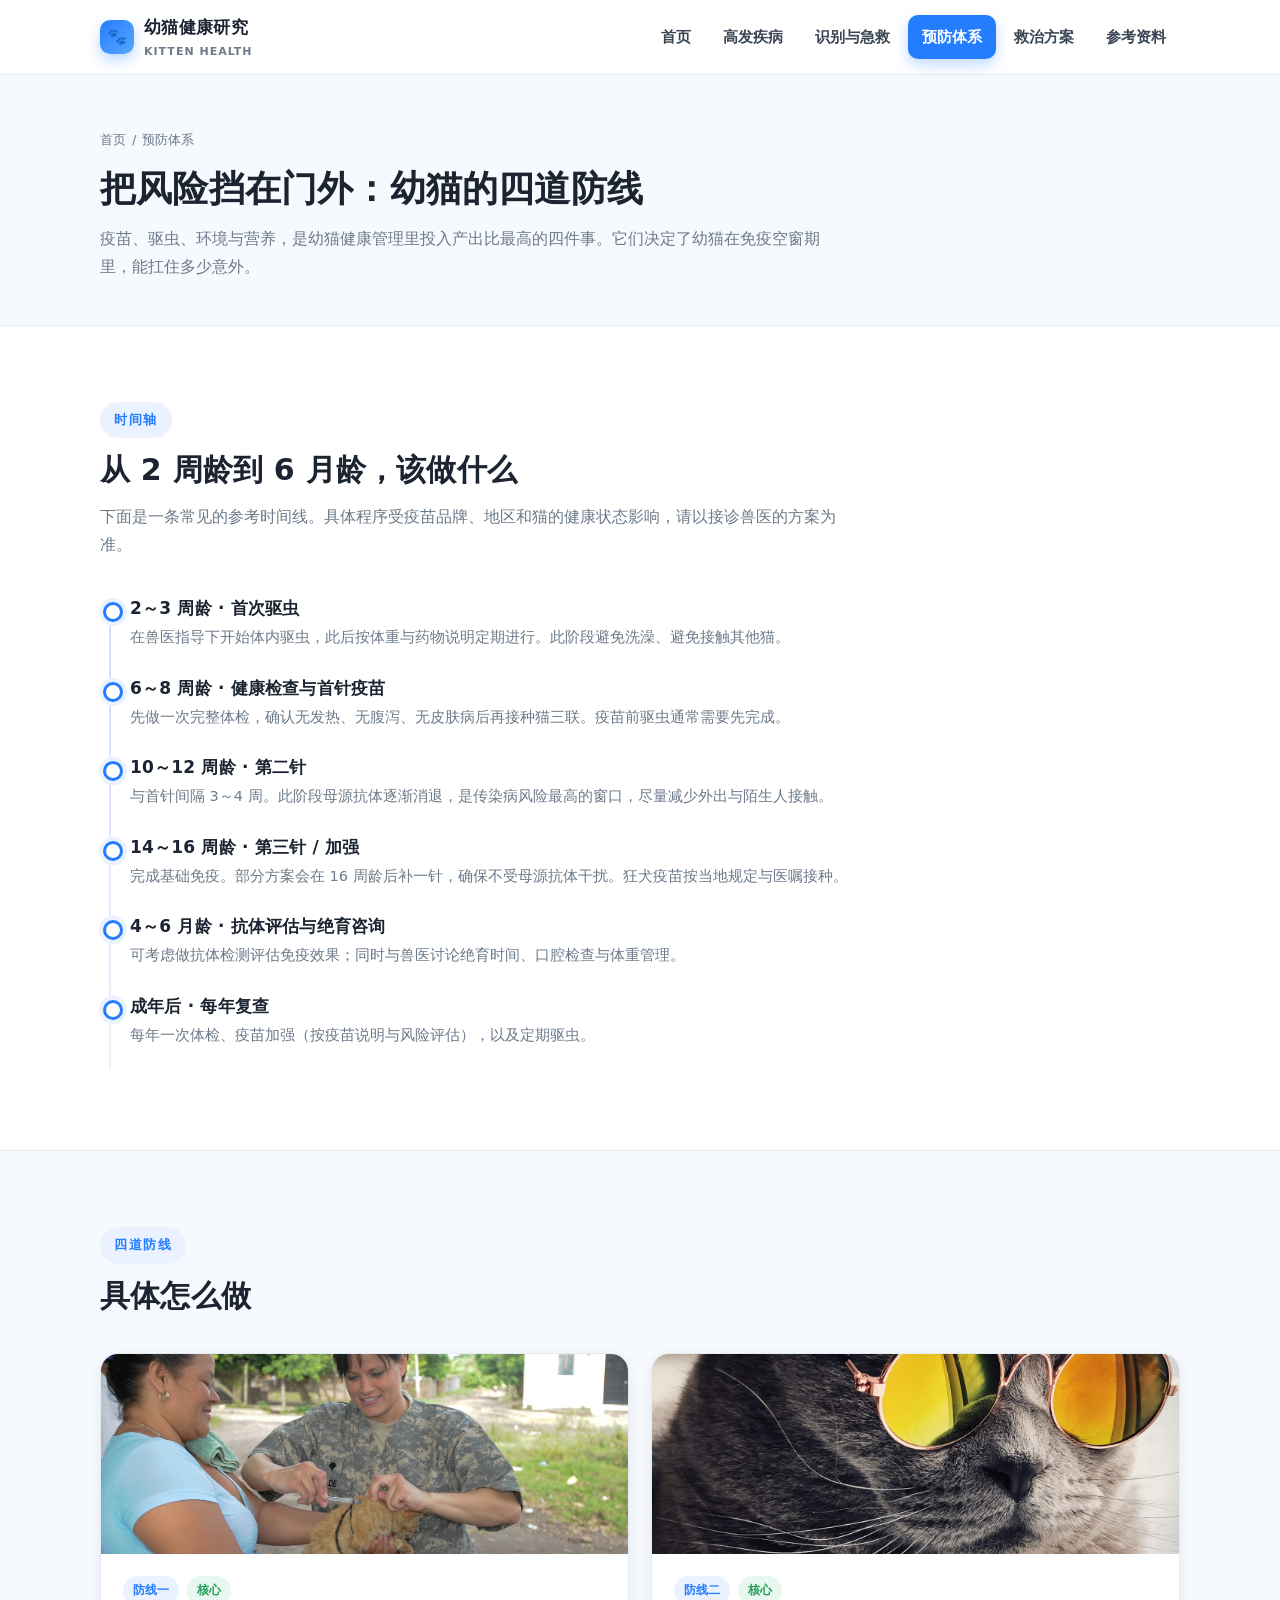
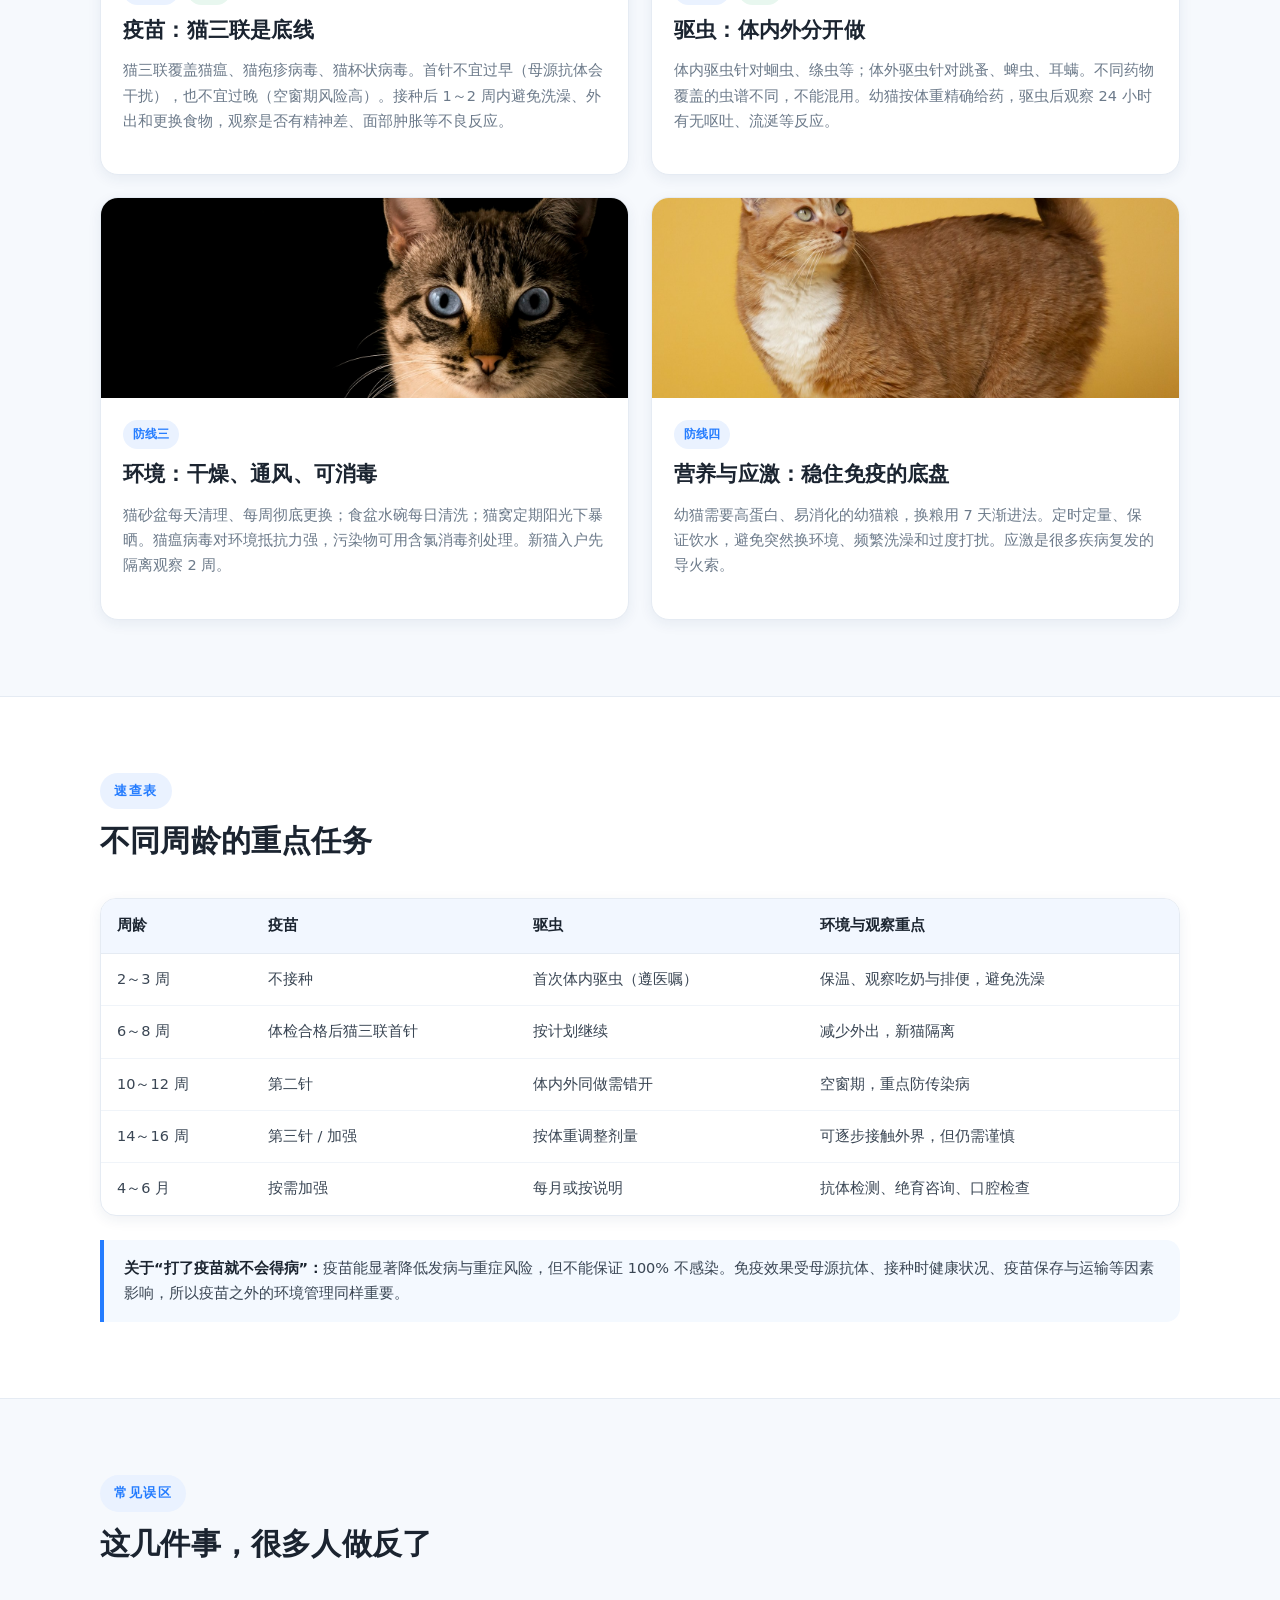
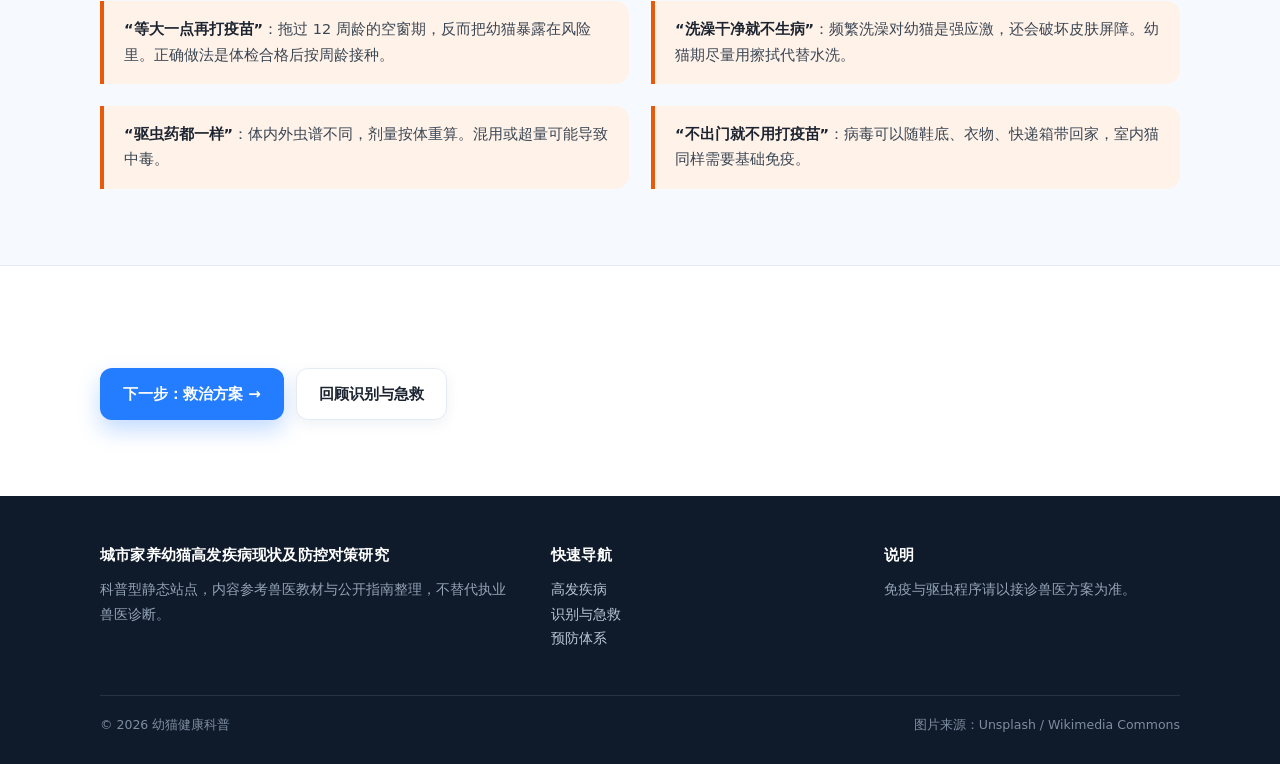
<file: prevention.html>
<!DOCTYPE html>
<html lang="zh-CN">
<head>
<meta charset="utf-8">
<meta name="viewport" content="width=device-width, initial-scale=1">
<title>预防体系 · 城市家养幼猫高发疾病现状及防控对策研究</title>
<link rel="stylesheet" href="assets/css/site.css?v=2">
</head>
<body>

<header class="site-header">
  <div class="container nav">
    <a class="brand" href="index.html"><span class="mark">🐾</span><span>幼猫健康研究<small>KITTEN HEALTH</small></span></a>
    <nav class="nav-links">
      <a href="index.html">首页</a>
      <a href="diseases.html">高发疾病</a>
      <a href="identify.html">识别与急救</a>
      <a class="active" href="prevention.html">预防体系</a>
      <a href="treatment.html">救治方案</a>
      <a href="sources.html">参考资料</a>
    </nav>
  </div>
</header>

<main>

<section class="page-hero">
  <div class="container">
    <div class="crumbs"><a href="index.html">首页</a><span>/</span>预防体系</div>
    <h1>把风险挡在门外：幼猫的四道防线</h1>
    <p>疫苗、驱虫、环境与营养，是幼猫健康管理里投入产出比最高的四件事。它们决定了幼猫在免疫空窗期里，能扛住多少意外。</p>
  </div>
</section>

<section class="section">
  <div class="container">
    <div class="section-head">
      <span class="kicker">时间轴</span>
      <h2>从 2 周龄到 6 月龄，该做什么</h2>
      <p>下面是一条常见的参考时间线。具体程序受疫苗品牌、地区和猫的健康状态影响，请以接诊兽医的方案为准。</p>
    </div>
    <div class="timeline">
      <div class="tl-item"><h4>2～3 周龄 · 首次驱虫</h4><p>在兽医指导下开始体内驱虫，此后按体重与药物说明定期进行。此阶段避免洗澡、避免接触其他猫。</p></div>
      <div class="tl-item"><h4>6～8 周龄 · 健康检查与首针疫苗</h4><p>先做一次完整体检，确认无发热、无腹泻、无皮肤病后再接种猫三联。疫苗前驱虫通常需要先完成。</p></div>
      <div class="tl-item"><h4>10～12 周龄 · 第二针</h4><p>与首针间隔 3～4 周。此阶段母源抗体逐渐消退，是传染病风险最高的窗口，尽量减少外出与陌生人接触。</p></div>
      <div class="tl-item"><h4>14～16 周龄 · 第三针 / 加强</h4><p>完成基础免疫。部分方案会在 16 周龄后补一针，确保不受母源抗体干扰。狂犬疫苗按当地规定与医嘱接种。</p></div>
      <div class="tl-item"><h4>4～6 月龄 · 抗体评估与绝育咨询</h4><p>可考虑做抗体检测评估免疫效果；同时与兽医讨论绝育时间、口腔检查与体重管理。</p></div>
      <div class="tl-item"><h4>成年后 · 每年复查</h4><p>每年一次体检、疫苗加强（按疫苗说明与风险评估），以及定期驱虫。</p></div>
    </div>
  </div>
</section>

<section class="section alt">
  <div class="container">
    <div class="section-head">
      <span class="kicker">四道防线</span>
      <h2>具体怎么做</h2>
    </div>
    <div class="grid-2">
      <div class="card">
        <div class="thumb" style="height:200px"><img src="assets/img/vaccination.jpg" alt="猫接种疫苗"></div>
        <div class="body">
          <div class="tags"><span class="tag">防线一</span><span class="tag ok">核心</span></div>
          <h3>疫苗：猫三联是底线</h3>
          <p>猫三联覆盖猫瘟、猫疱疹病毒、猫杯状病毒。首针不宜过早（母源抗体会干扰），也不宜过晚（空窗期风险高）。接种后 1～2 周内避免洗澡、外出和更换食物，观察是否有精神差、面部肿胀等不良反应。</p>
        </div>
      </div>
      <div class="card">
        <div class="thumb" style="height:200px"><img src="assets/img/k8.jpg" alt="幼猫"></div>
        <div class="body">
          <div class="tags"><span class="tag">防线二</span><span class="tag ok">核心</span></div>
          <h3>驱虫：体内外分开做</h3>
          <p>体内驱虫针对蛔虫、绦虫等；体外驱虫针对跳蚤、蜱虫、耳螨。不同药物覆盖的虫谱不同，不能混用。幼猫按体重精确给药，驱虫后观察 24 小时有无呕吐、流涎等反应。</p>
        </div>
      </div>
      <div class="card">
        <div class="thumb" style="height:200px"><img src="assets/img/k6.jpg" alt="幼猫"></div>
        <div class="body">
          <div class="tags"><span class="tag">防线三</span></div>
          <h3>环境：干燥、通风、可消毒</h3>
          <p>猫砂盆每天清理、每周彻底更换；食盆水碗每日清洗；猫窝定期阳光下暴晒。猫瘟病毒对环境抵抗力强，污染物可用含氯消毒剂处理。新猫入户先隔离观察 2 周。</p>
        </div>
      </div>
      <div class="card">
        <div class="thumb" style="height:200px"><img src="assets/img/k7.jpg" alt="幼猫"></div>
        <div class="body">
          <div class="tags"><span class="tag">防线四</span></div>
          <h3>营养与应激：稳住免疫的底盘</h3>
          <p>幼猫需要高蛋白、易消化的幼猫粮，换粮用 7 天渐进法。定时定量、保证饮水，避免突然换环境、频繁洗澡和过度打扰。应激是很多疾病复发的导火索。</p>
        </div>
      </div>
    </div>
  </div>
</section>

<section class="section">
  <div class="container">
    <div class="section-head">
      <span class="kicker">速查表</span>
      <h2>不同周龄的重点任务</h2>
    </div>
    <div class="table-wrap">
      <table>
        <thead>
          <tr><th>周龄</th><th>疫苗</th><th>驱虫</th><th>环境与观察重点</th></tr>
        </thead>
        <tbody>
          <tr><td>2～3 周</td><td>不接种</td><td>首次体内驱虫（遵医嘱）</td><td>保温、观察吃奶与排便，避免洗澡</td></tr>
          <tr><td>6～8 周</td><td>体检合格后猫三联首针</td><td>按计划继续</td><td>减少外出，新猫隔离</td></tr>
          <tr><td>10～12 周</td><td>第二针</td><td>体内外同做需错开</td><td>空窗期，重点防传染病</td></tr>
          <tr><td>14～16 周</td><td>第三针 / 加强</td><td>按体重调整剂量</td><td>可逐步接触外界，但仍需谨慎</td></tr>
          <tr><td>4～6 月</td><td>按需加强</td><td>每月或按说明</td><td>抗体检测、绝育咨询、口腔检查</td></tr>
        </tbody>
      </table>
    </div>
    <div class="note" style="margin-top:24px">
      <b>关于“打了疫苗就不会得病”：</b>疫苗能显著降低发病与重症风险，但不能保证 100% 不感染。免疫效果受母源抗体、接种时健康状况、疫苗保存与运输等因素影响，所以疫苗之外的环境管理同样重要。
    </div>
  </div>
</section>

<section class="section alt">
  <div class="container">
    <div class="section-head">
      <span class="kicker">常见误区</span>
      <h2>这几件事，很多人做反了</h2>
    </div>
    <div class="grid-2">
      <div class="note warn"><b>“等大一点再打疫苗”</b>：拖过 12 周龄的空窗期，反而把幼猫暴露在风险里。正确做法是体检合格后按周龄接种。</div>
      <div class="note warn"><b>“洗澡干净就不生病”</b>：频繁洗澡对幼猫是强应激，还会破坏皮肤屏障。幼猫期尽量用擦拭代替水洗。</div>
      <div class="note warn"><b>“驱虫药都一样”</b>：体内外虫谱不同，剂量按体重算。混用或超量可能导致中毒。</div>
      <div class="note warn"><b>“不出门就不用打疫苗”</b>：病毒可以随鞋底、衣物、快递箱带回家，室内猫同样需要基础免疫。</div>
    </div>
  </div>
</section>

<section class="section">
  <div class="container">
    <div class="hero-actions">
      <a class="btn btn-primary" href="treatment.html">下一步：救治方案 →</a>
      <a class="btn btn-ghost" href="identify.html">回顾识别与急救</a>
    </div>
  </div>
</section>

</main>

<footer class="site-footer">
  <div class="container">
    <div class="footer-grid">
      <div><h4>城市家养幼猫高发疾病现状及防控对策研究</h4><p>科普型静态站点，内容参考兽医教材与公开指南整理，不替代执业兽医诊断。</p></div>
      <div><h4>快速导航</h4><p><a href="diseases.html">高发疾病</a><br><a href="identify.html">识别与急救</a><br><a href="prevention.html">预防体系</a></p></div>
      <div><h4>说明</h4><p>免疫与驱虫程序请以接诊兽医方案为准。</p></div>
    </div>
    <div class="footer-bottom"><span>© 2026 幼猫健康科普</span><span>图片来源：Unsplash / Wikimedia Commons</span></div>
  </div>
</footer>

</body>
</html>
</file>
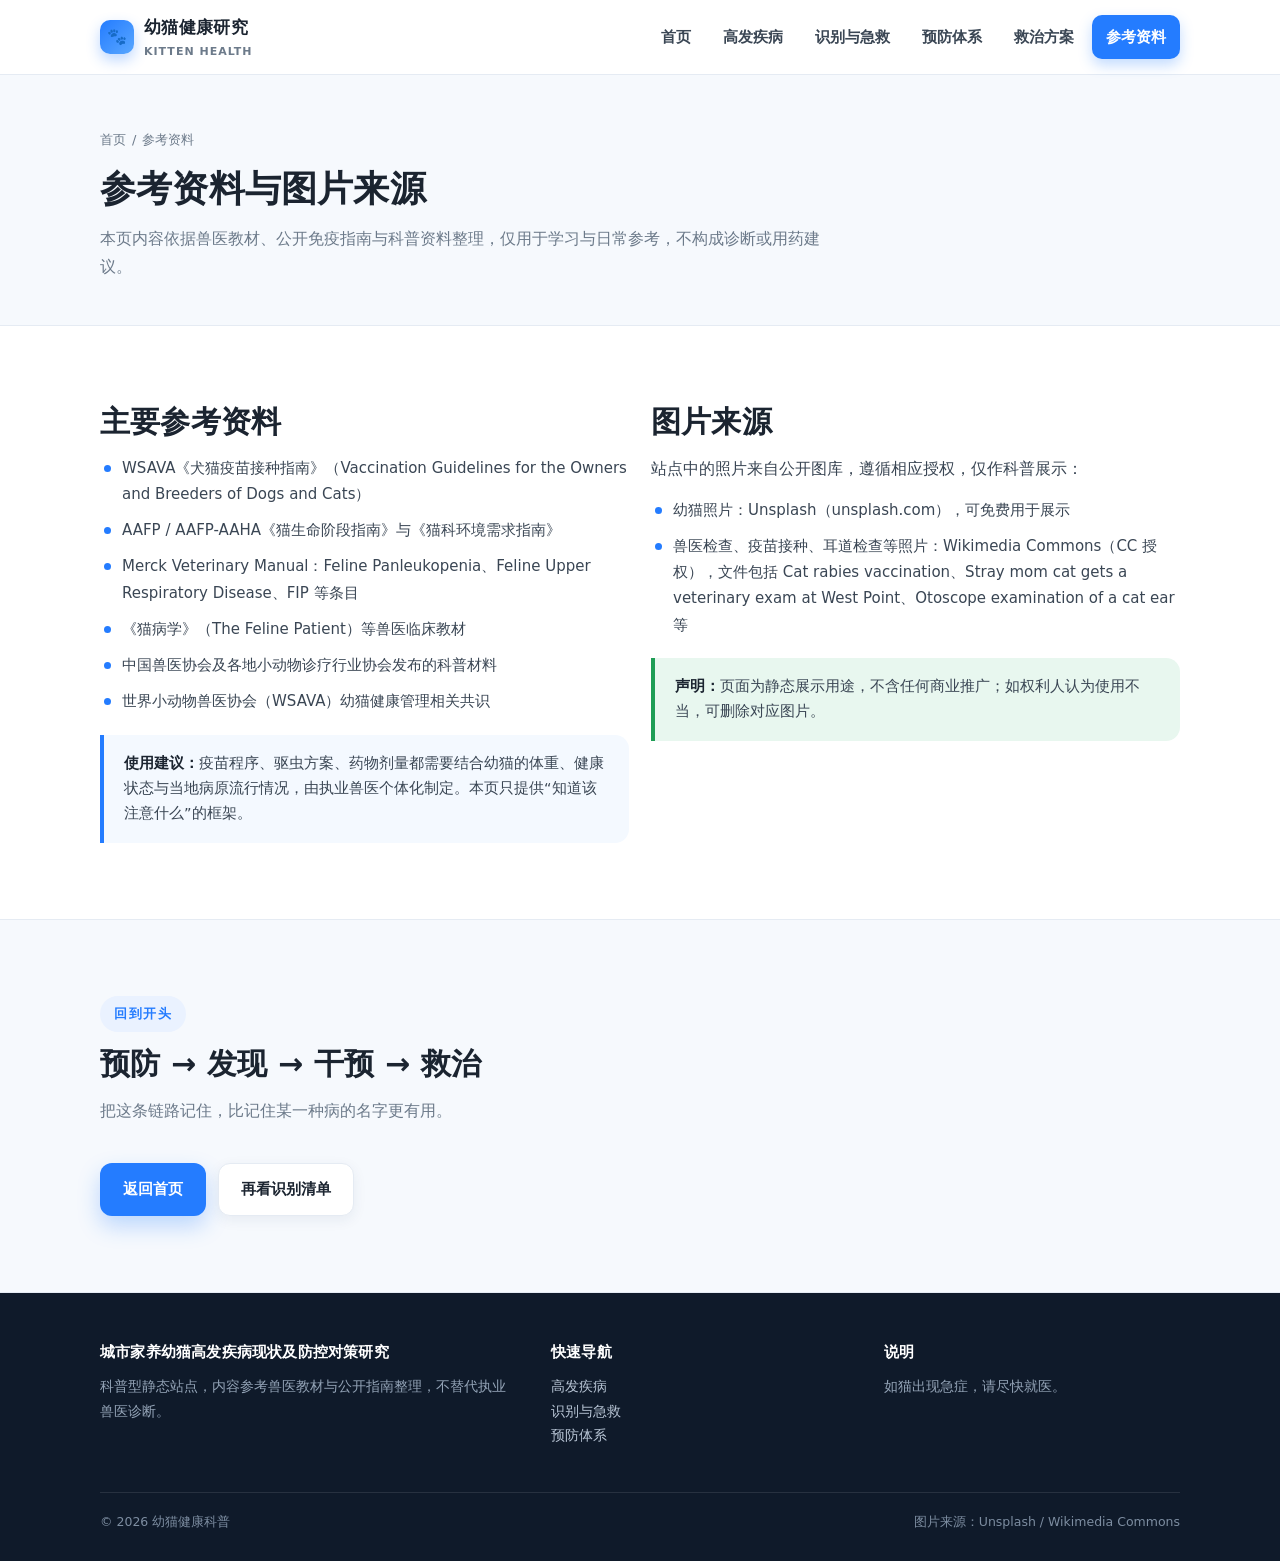
<file: sources.html>
<!DOCTYPE html>
<html lang="zh-CN">
<head>
<meta charset="utf-8">
<meta name="viewport" content="width=device-width, initial-scale=1">
<title>参考资料 · 城市家养幼猫高发疾病现状及防控对策研究</title>
<link rel="stylesheet" href="assets/css/site.css?v=2">
</head>
<body>

<header class="site-header">
  <div class="container nav">
    <a class="brand" href="index.html"><span class="mark">🐾</span><span>幼猫健康研究<small>KITTEN HEALTH</small></span></a>
    <nav class="nav-links">
      <a href="index.html">首页</a>
      <a href="diseases.html">高发疾病</a>
      <a href="identify.html">识别与急救</a>
      <a href="prevention.html">预防体系</a>
      <a href="treatment.html">救治方案</a>
      <a class="active" href="sources.html">参考资料</a>
    </nav>
  </div>
</header>

<main>

<section class="page-hero">
  <div class="container">
    <div class="crumbs"><a href="index.html">首页</a><span>/</span>参考资料</div>
    <h1>参考资料与图片来源</h1>
    <p>本页内容依据兽医教材、公开免疫指南与科普资料整理，仅用于学习与日常参考，不构成诊断或用药建议。</p>
  </div>
</section>

<section class="section">
  <div class="container">
    <div class="grid-2" style="align-items:start">
      <div>
        <h2>主要参考资料</h2>
        <ul class="bullets">
          <li>WSAVA《犬猫疫苗接种指南》（Vaccination Guidelines for the Owners and Breeders of Dogs and Cats）</li>
          <li>AAFP / AAFP-AAHA《猫生命阶段指南》与《猫科环境需求指南》</li>
          <li>Merck Veterinary Manual：Feline Panleukopenia、Feline Upper Respiratory Disease、FIP 等条目</li>
          <li>《猫病学》（The Feline Patient）等兽医临床教材</li>
          <li>中国兽医协会及各地小动物诊疗行业协会发布的科普材料</li>
          <li>世界小动物兽医协会（WSAVA）幼猫健康管理相关共识</li>
        </ul>
        <div class="note" style="margin-top:20px">
          <b>使用建议：</b>疫苗程序、驱虫方案、药物剂量都需要结合幼猫的体重、健康状态与当地病原流行情况，由执业兽医个体化制定。本页只提供“知道该注意什么”的框架。
        </div>
      </div>
      <div>
        <h2>图片来源</h2>
        <p>站点中的照片来自公开图库，遵循相应授权，仅作科普展示：</p>
        <ul class="bullets">
          <li>幼猫照片：Unsplash（unsplash.com），可免费用于展示</li>
          <li>兽医检查、疫苗接种、耳道检查等照片：Wikimedia Commons（CC 授权），文件包括 Cat rabies vaccination、Stray mom cat gets a veterinary exam at West Point、Otoscope examination of a cat ear 等</li>
        </ul>
        <div class="note ok" style="margin-top:20px">
          <b>声明：</b>页面为静态展示用途，不含任何商业推广；如权利人认为使用不当，可删除对应图片。
        </div>
      </div>
    </div>
  </div>
</section>

<section class="section alt">
  <div class="container">
    <div class="section-head">
      <span class="kicker">回到开头</span>
      <h2>预防 → 发现 → 干预 → 救治</h2>
      <p>把这条链路记住，比记住某一种病的名字更有用。</p>
    </div>
    <div class="hero-actions">
      <a class="btn btn-primary" href="index.html">返回首页</a>
      <a class="btn btn-ghost" href="identify.html">再看识别清单</a>
    </div>
  </div>
</section>

</main>

<footer class="site-footer">
  <div class="container">
    <div class="footer-grid">
      <div><h4>城市家养幼猫高发疾病现状及防控对策研究</h4><p>科普型静态站点，内容参考兽医教材与公开指南整理，不替代执业兽医诊断。</p></div>
      <div><h4>快速导航</h4><p><a href="diseases.html">高发疾病</a><br><a href="identify.html">识别与急救</a><br><a href="prevention.html">预防体系</a></p></div>
      <div><h4>说明</h4><p>如猫出现急症，请尽快就医。</p></div>
    </div>
    <div class="footer-bottom"><span>© 2026 幼猫健康科普</span><span>图片来源：Unsplash / Wikimedia Commons</span></div>
  </div>
</footer>

</body>
</html>
</file>
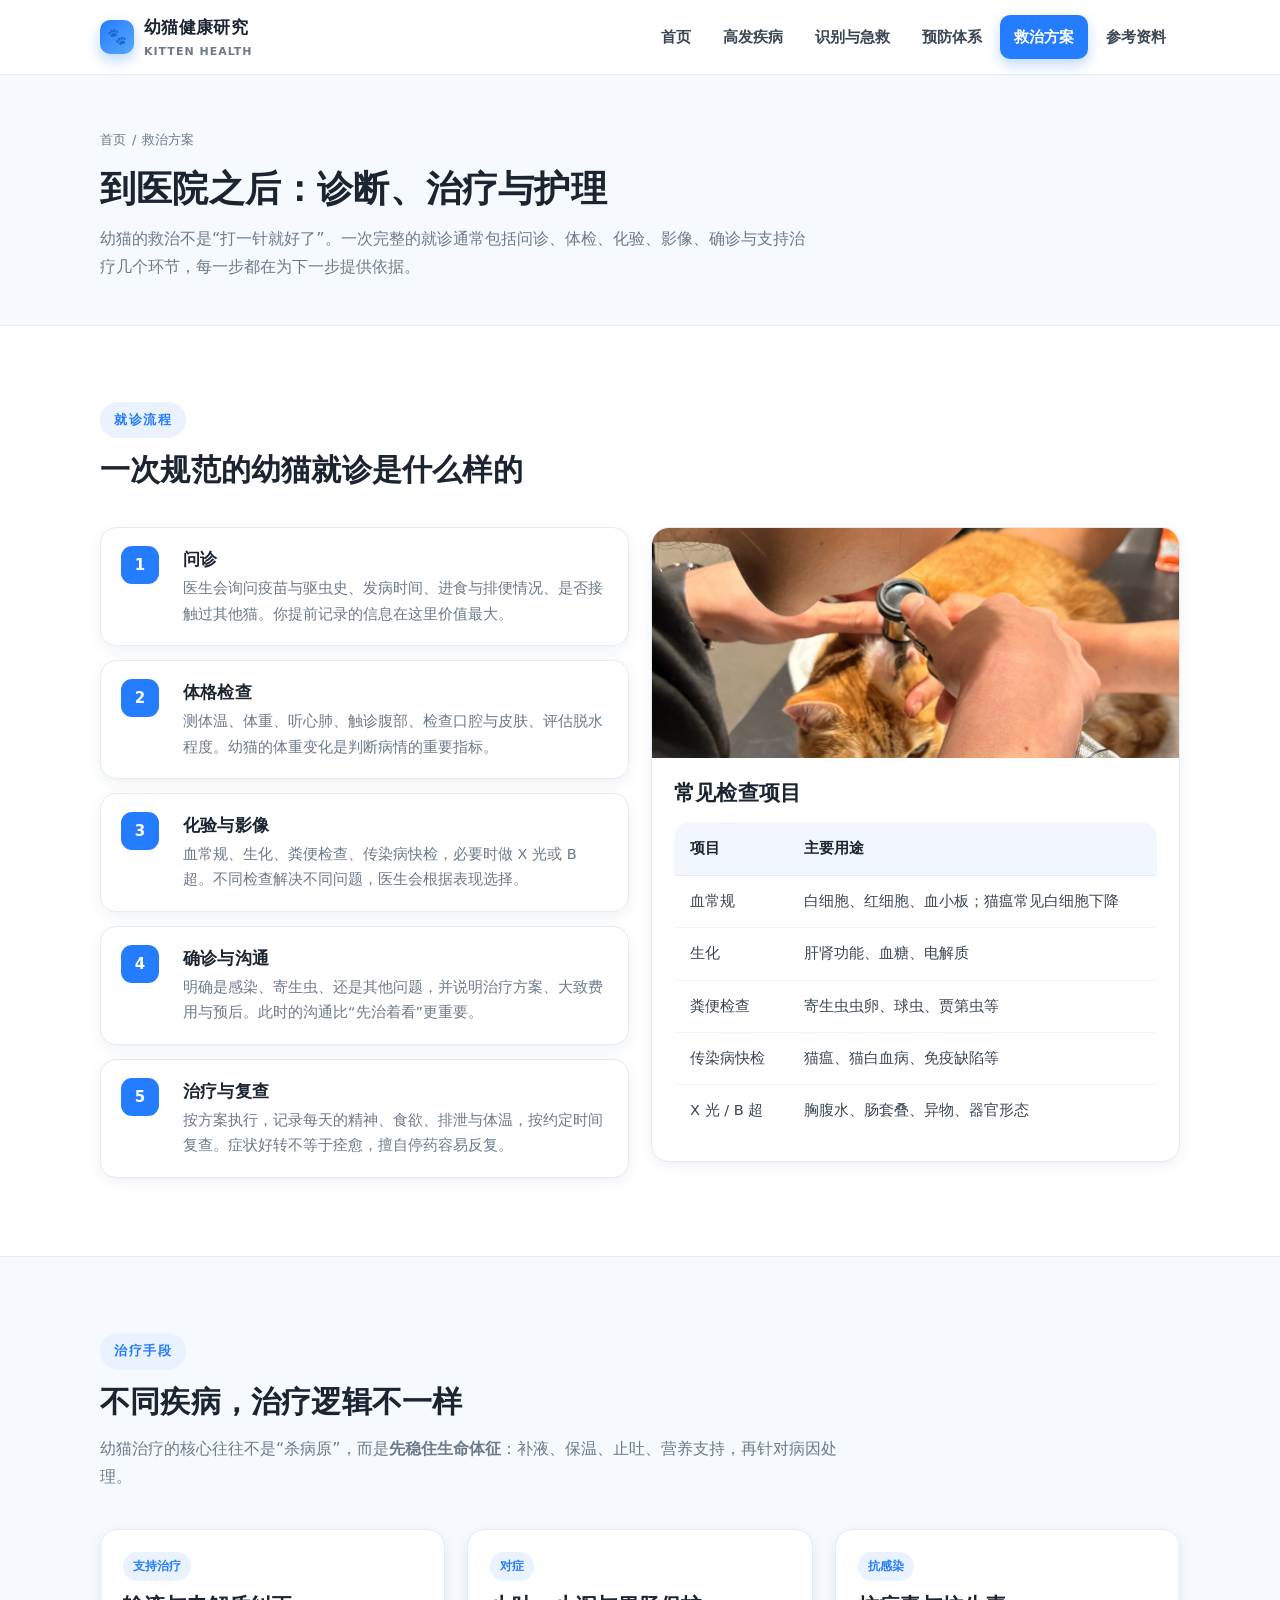
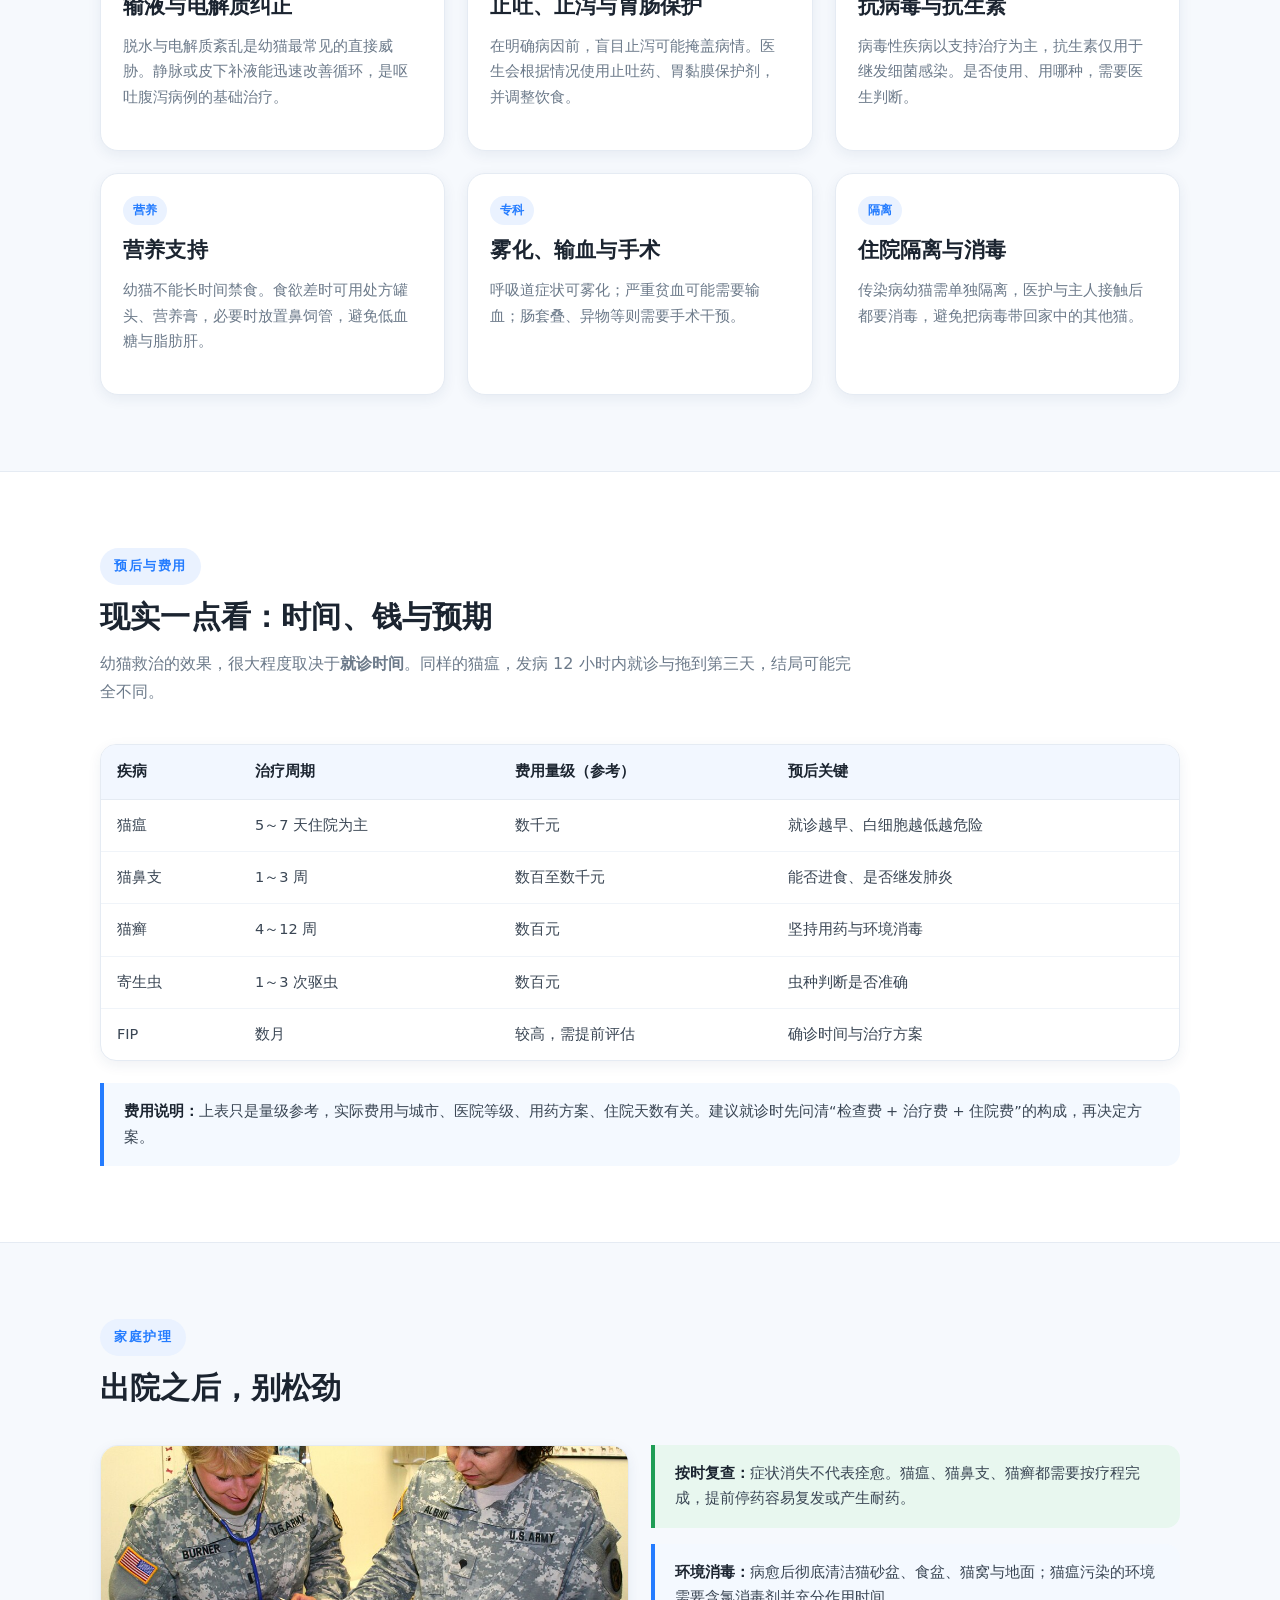
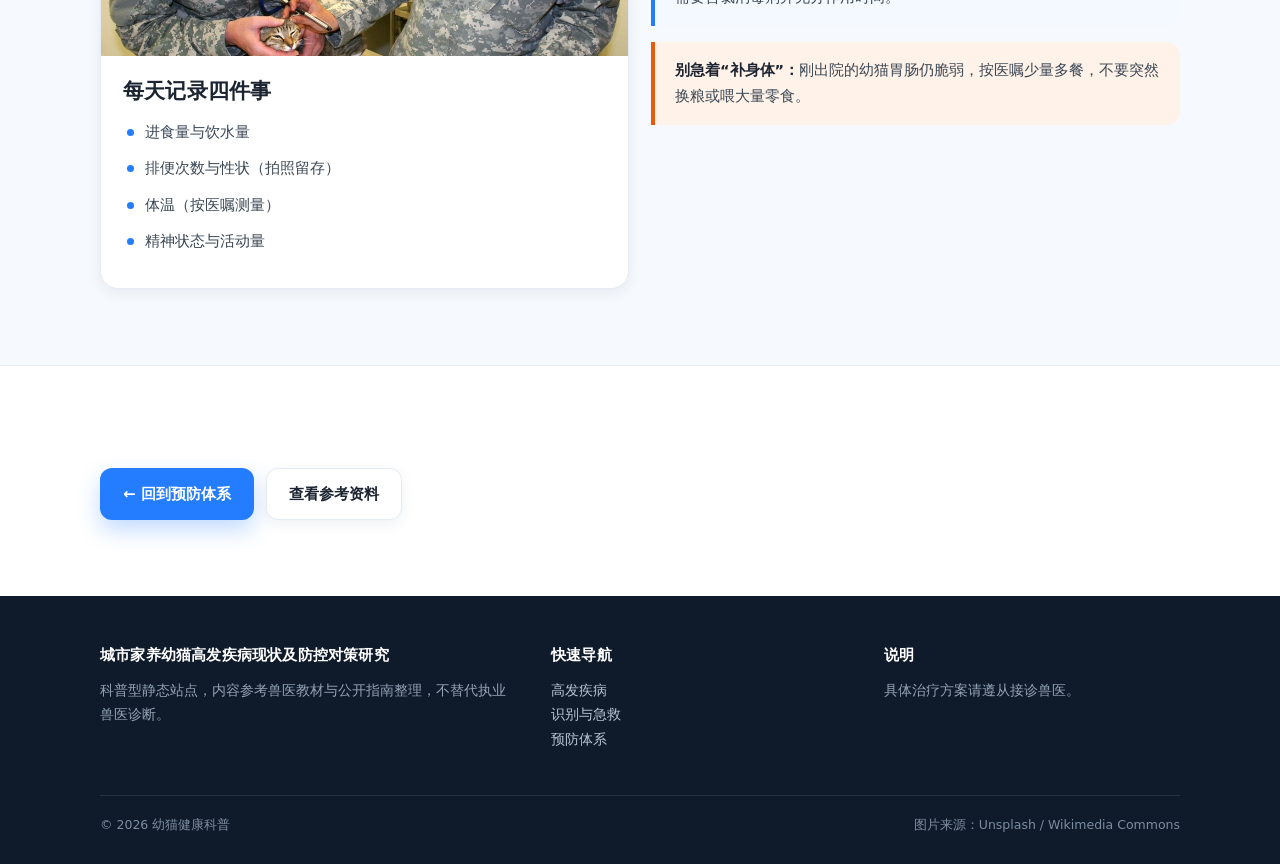
<file: treatment.html>
<!DOCTYPE html>
<html lang="zh-CN">
<head>
<meta charset="utf-8">
<meta name="viewport" content="width=device-width, initial-scale=1">
<title>救治方案 · 城市家养幼猫高发疾病现状及防控对策研究</title>
<link rel="stylesheet" href="assets/css/site.css?v=2">
</head>
<body>

<header class="site-header">
  <div class="container nav">
    <a class="brand" href="index.html"><span class="mark">🐾</span><span>幼猫健康研究<small>KITTEN HEALTH</small></span></a>
    <nav class="nav-links">
      <a href="index.html">首页</a>
      <a href="diseases.html">高发疾病</a>
      <a href="identify.html">识别与急救</a>
      <a href="prevention.html">预防体系</a>
      <a class="active" href="treatment.html">救治方案</a>
      <a href="sources.html">参考资料</a>
    </nav>
  </div>
</header>

<main>

<section class="page-hero">
  <div class="container">
    <div class="crumbs"><a href="index.html">首页</a><span>/</span>救治方案</div>
    <h1>到医院之后：诊断、治疗与护理</h1>
    <p>幼猫的救治不是“打一针就好了”。一次完整的就诊通常包括问诊、体检、化验、影像、确诊与支持治疗几个环节，每一步都在为下一步提供依据。</p>
  </div>
</section>

<section class="section">
  <div class="container">
    <div class="section-head">
      <span class="kicker">就诊流程</span>
      <h2>一次规范的幼猫就诊是什么样的</h2>
    </div>
    <div class="grid-2" style="align-items:start">
      <div class="steps">
        <div class="step-item"><div class="n">1</div><div><h4>问诊</h4><p>医生会询问疫苗与驱虫史、发病时间、进食与排便情况、是否接触过其他猫。你提前记录的信息在这里价值最大。</p></div></div>
        <div class="step-item"><div class="n">2</div><div><h4>体格检查</h4><p>测体温、体重、听心肺、触诊腹部、检查口腔与皮肤、评估脱水程度。幼猫的体重变化是判断病情的重要指标。</p></div></div>
        <div class="step-item"><div class="n">3</div><div><h4>化验与影像</h4><p>血常规、生化、粪便检查、传染病快检，必要时做 X 光或 B 超。不同检查解决不同问题，医生会根据表现选择。</p></div></div>
        <div class="step-item"><div class="n">4</div><div><h4>确诊与沟通</h4><p>明确是感染、寄生虫、还是其他问题，并说明治疗方案、大致费用与预后。此时的沟通比“先治着看”更重要。</p></div></div>
        <div class="step-item"><div class="n">5</div><div><h4>治疗与复查</h4><p>按方案执行，记录每天的精神、食欲、排泄与体温，按约定时间复查。症状好转不等于痊愈，擅自停药容易反复。</p></div></div>
      </div>
      <div>
        <div class="card" style="margin-bottom:18px">
          <div class="thumb" style="height:230px"><img src="assets/img/otoscope.jpg" alt="兽医检查猫的耳朵"></div>
          <div class="body"><h3>常见检查项目</h3>
            <div class="table-wrap" style="box-shadow:none;border:none">
              <table style="min-width:0">
                <thead><tr><th>项目</th><th>主要用途</th></tr></thead>
                <tbody>
                  <tr><td>血常规</td><td>白细胞、红细胞、血小板；猫瘟常见白细胞下降</td></tr>
                  <tr><td>生化</td><td>肝肾功能、血糖、电解质</td></tr>
                  <tr><td>粪便检查</td><td>寄生虫虫卵、球虫、贾第虫等</td></tr>
                  <tr><td>传染病快检</td><td>猫瘟、猫白血病、免疫缺陷等</td></tr>
                  <tr><td>X 光 / B 超</td><td>胸腹水、肠套叠、异物、器官形态</td></tr>
                </tbody>
              </table>
            </div>
          </div>
        </div>
      </div>
    </div>
  </div>
</section>

<section class="section alt">
  <div class="container">
    <div class="section-head">
      <span class="kicker">治疗手段</span>
      <h2>不同疾病，治疗逻辑不一样</h2>
      <p>幼猫治疗的核心往往不是“杀病原”，而是<strong>先稳住生命体征</strong>：补液、保温、止吐、营养支持，再针对病因处理。</p>
    </div>
    <div class="grid-3">
      <div class="card"><div class="body"><div class="tags"><span class="tag">支持治疗</span></div><h3>输液与电解质纠正</h3><p>脱水与电解质紊乱是幼猫最常见的直接威胁。静脉或皮下补液能迅速改善循环，是呕吐腹泻病例的基础治疗。</p></div></div>
      <div class="card"><div class="body"><div class="tags"><span class="tag">对症</span></div><h3>止吐、止泻与胃肠保护</h3><p>在明确病因前，盲目止泻可能掩盖病情。医生会根据情况使用止吐药、胃黏膜保护剂，并调整饮食。</p></div></div>
      <div class="card"><div class="body"><div class="tags"><span class="tag">抗感染</span></div><h3>抗病毒与抗生素</h3><p>病毒性疾病以支持治疗为主，抗生素仅用于继发细菌感染。是否使用、用哪种，需要医生判断。</p></div></div>
      <div class="card"><div class="body"><div class="tags"><span class="tag">营养</span></div><h3>营养支持</h3><p>幼猫不能长时间禁食。食欲差时可用处方罐头、营养膏，必要时放置鼻饲管，避免低血糖与脂肪肝。</p></div></div>
      <div class="card"><div class="body"><div class="tags"><span class="tag">专科</span></div><h3>雾化、输血与手术</h3><p>呼吸道症状可雾化；严重贫血可能需要输血；肠套叠、异物等则需要手术干预。</p></div></div>
      <div class="card"><div class="body"><div class="tags"><span class="tag">隔离</span></div><h3>住院隔离与消毒</h3><p>传染病幼猫需单独隔离，医护与主人接触后都要消毒，避免把病毒带回家中的其他猫。</p></div></div>
    </div>
  </div>
</section>

<section class="section">
  <div class="container">
    <div class="section-head">
      <span class="kicker">预后与费用</span>
      <h2>现实一点看：时间、钱与预期</h2>
      <p>幼猫救治的效果，很大程度取决于<strong>就诊时间</strong>。同样的猫瘟，发病 12 小时内就诊与拖到第三天，结局可能完全不同。</p>
    </div>
    <div class="table-wrap">
      <table>
        <thead><tr><th>疾病</th><th>治疗周期</th><th>费用量级（参考）</th><th>预后关键</th></tr></thead>
        <tbody>
          <tr><td>猫瘟</td><td>5～7 天住院为主</td><td>数千元</td><td>就诊越早、白细胞越低越危险</td></tr>
          <tr><td>猫鼻支</td><td>1～3 周</td><td>数百至数千元</td><td>能否进食、是否继发肺炎</td></tr>
          <tr><td>猫癣</td><td>4～12 周</td><td>数百元</td><td>坚持用药与环境消毒</td></tr>
          <tr><td>寄生虫</td><td>1～3 次驱虫</td><td>数百元</td><td>虫种判断是否准确</td></tr>
          <tr><td>FIP</td><td>数月</td><td>较高，需提前评估</td><td>确诊时间与治疗方案</td></tr>
        </tbody>
      </table>
    </div>
    <div class="note" style="margin-top:22px">
      <b>费用说明：</b>上表只是量级参考，实际费用与城市、医院等级、用药方案、住院天数有关。建议就诊时先问清“检查费 + 治疗费 + 住院费”的构成，再决定方案。
    </div>
  </div>
</section>

<section class="section alt">
  <div class="container">
    <div class="section-head">
      <span class="kicker">家庭护理</span>
      <h2>出院之后，别松劲</h2>
    </div>
    <div class="grid-2">
      <div class="card">
        <div class="thumb" style="height:210px"><img src="assets/img/vet-exam.jpg" alt="兽医检查幼猫"></div>
        <div class="body">
          <h3>每天记录四件事</h3>
          <ul class="bullets">
            <li>进食量与饮水量</li>
            <li>排便次数与性状（拍照留存）</li>
            <li>体温（按医嘱测量）</li>
            <li>精神状态与活动量</li>
          </ul>
        </div>
      </div>
      <div>
        <div class="note ok" style="margin-bottom:16px"><b>按时复查：</b>症状消失不代表痊愈。猫瘟、猫鼻支、猫癣都需要按疗程完成，提前停药容易复发或产生耐药。</div>
        <div class="note" style="margin-bottom:16px"><b>环境消毒：</b>病愈后彻底清洁猫砂盆、食盆、猫窝与地面；猫瘟污染的环境需要含氯消毒剂并充分作用时间。</div>
        <div class="note warn"><b>别急着“补身体”：</b>刚出院的幼猫胃肠仍脆弱，按医嘱少量多餐，不要突然换粮或喂大量零食。</div>
      </div>
    </div>
  </div>
</section>

<section class="section">
  <div class="container">
    <div class="hero-actions">
      <a class="btn btn-primary" href="prevention.html">← 回到预防体系</a>
      <a class="btn btn-ghost" href="sources.html">查看参考资料</a>
    </div>
  </div>
</section>

</main>

<footer class="site-footer">
  <div class="container">
    <div class="footer-grid">
      <div><h4>城市家养幼猫高发疾病现状及防控对策研究</h4><p>科普型静态站点，内容参考兽医教材与公开指南整理，不替代执业兽医诊断。</p></div>
      <div><h4>快速导航</h4><p><a href="diseases.html">高发疾病</a><br><a href="identify.html">识别与急救</a><br><a href="prevention.html">预防体系</a></p></div>
      <div><h4>说明</h4><p>具体治疗方案请遵从接诊兽医。</p></div>
    </div>
    <div class="footer-bottom"><span>© 2026 幼猫健康科普</span><span>图片来源：Unsplash / Wikimedia Commons</span></div>
  </div>
</footer>

</body>
</html>
</file>
<file: assets/css/site.css>
/* 城市家养幼猫高发疾病现状及防控对策研究 —— 站点样式 */
:root {
  --brand: #247cff;
  --brand-dark: #145fcc;
  --brand-soft: #eaf2ff;
  --ink: #1b2430;
  --ink-2: #3a4654;
  --muted: #6c7a8a;
  --line: #e5ebf3;
  --bg: #f6f9fd;
  --white: #ffffff;
  --warn: #e8590c;
  --warn-soft: #fff2e8;
  --ok: #1f9d55;
  --ok-soft: #e8f7ef;
  --radius: 18px;
  --shadow: 0 10px 30px rgba(24, 54, 96, 0.08);
  --shadow-sm: 0 4px 14px rgba(24, 54, 96, 0.07);
  --max: 1120px;
}

* { box-sizing: border-box; }

html { scroll-behavior: smooth; }

body {
  margin: 0;
  overflow-x: hidden;
  color: var(--ink);
  background: var(--white);
  font-family: "Open Sans", "Noto Sans SC", "PingFang SC", "Microsoft YaHei", system-ui, -apple-system, sans-serif;
  font-size: 16px;
  line-height: 1.75;
  -webkit-font-smoothing: antialiased;
}

img { max-width: 100%; display: block; }

a { color: var(--brand); text-decoration: none; }
a:hover { color: var(--brand-dark); }

h1, h2, h3, h4 { margin: 0 0 14px; line-height: 1.3; color: var(--ink); letter-spacing: 0.2px; }
h1 { font-size: 42px; font-weight: 800; }
h2 { font-size: 30px; font-weight: 800; }
h3 { font-size: 21px; font-weight: 700; }
h4 { font-size: 17px; font-weight: 700; }
p { margin: 0 0 14px; color: var(--ink-2); }

.container { width: 100%; max-width: var(--max); margin: 0 auto; padding-left: 20px; padding-right: 20px; }

/* ---------- 导航 ---------- */
.site-header {
  position: sticky; top: 0; z-index: 50;
  background: rgba(255, 255, 255, 0.92);
  backdrop-filter: saturate(180%) blur(12px);
  border-bottom: 1px solid var(--line);
}
.nav { display: flex; align-items: center; gap: 26px; height: 74px; }
.brand { display: flex; align-items: center; gap: 10px; font-weight: 800; color: var(--ink); font-size: 17px; letter-spacing: 0.3px; }
.brand .mark {
  width: 34px; height: 34px; border-radius: 10px;
  background: linear-gradient(135deg, #247cff, #59a7ff);
  display: grid; place-items: center; color: #fff; font-size: 16px;
  box-shadow: 0 6px 14px rgba(36, 124, 255, 0.3);
}
.brand small { display: block; font-size: 11px; font-weight: 600; color: var(--muted); letter-spacing: 1px; }
.nav-links { display: flex; gap: 4px; margin-left: auto; flex-wrap: wrap; }
.nav-links a {
  color: var(--ink-2); font-size: 15px; font-weight: 600; padding: 9px 14px; border-radius: 10px;
  transition: background 0.18s, color 0.18s;
}
.nav-links a:hover { background: var(--brand-soft); color: var(--brand); }
.nav-links a.active { background: var(--brand); color: #fff; box-shadow: 0 6px 14px rgba(36, 124, 255, 0.28); }

/* ---------- Hero ---------- */
.hero { padding: 64px 0 56px; background:
  radial-gradient(900px 420px at 85% -10%, #e8f1ff 0%, rgba(232, 241, 255, 0) 60%),
  radial-gradient(700px 380px at -10% 10%, #eef7f3 0%, rgba(238, 247, 243, 0) 55%), var(--bg); border-bottom: 1px solid var(--line); }
.hero-grid { display: grid; grid-template-columns: 1.08fr 0.92fr; gap: 48px; align-items: center; }
.hero-grid > * { min-width: 0; }
.kicker {
  display: inline-flex; align-items: center; gap: 8px; font-size: 13px; font-weight: 700; letter-spacing: 1.6px;
  color: var(--brand); background: var(--brand-soft); padding: 7px 14px; border-radius: 999px; margin-bottom: 18px;
}
.hero h1 { font-size: 44px; margin-bottom: 18px; }
.hero h1 em { font-style: normal; color: var(--brand); }
.hero .lead { font-size: 17px; color: var(--muted); max-width: 560px; }
.hero-actions { display: flex; gap: 12px; margin-top: 26px; flex-wrap: wrap; }
.btn {
  display: inline-flex; align-items: center; gap: 8px; padding: 12px 22px; border-radius: 12px;
  font-weight: 700; font-size: 15px; border: 1px solid transparent; transition: transform 0.15s, box-shadow 0.15s, background 0.15s;
}
.btn-primary { background: var(--brand); color: #fff; box-shadow: 0 10px 22px rgba(36, 124, 255, 0.28); }
.btn-primary:hover { color: #fff; transform: translateY(-2px); box-shadow: 0 14px 26px rgba(36, 124, 255, 0.34); }
.btn-ghost { background: #fff; color: var(--ink); border-color: var(--line); box-shadow: var(--shadow-sm); }
.btn-ghost:hover { color: var(--brand); border-color: #c9dcff; }

.hero-figure { position: relative; }
.hero-figure img { width: 100%; height: 460px; object-fit: cover; object-position: center 32%; border-radius: 26px; box-shadow: 0 24px 50px rgba(20, 52, 96, 0.18); }
.hero-badge {
  position: absolute; left: -18px; bottom: 26px; background: #fff; border-radius: 16px; padding: 14px 18px;
  box-shadow: var(--shadow); display: flex; gap: 12px; align-items: center; border: 1px solid var(--line);
}
.hero-badge .dot { width: 10px; height: 10px; border-radius: 50%; background: var(--ok); box-shadow: 0 0 0 4px var(--ok-soft); }
.hero-badge b { display: block; font-size: 15px; }
.hero-badge span { font-size: 12px; color: var(--muted); }

/* ---------- 通用区块 ---------- */
.section { padding: 76px 0; }
.section.alt { background: var(--bg); border-top: 1px solid var(--line); border-bottom: 1px solid var(--line); }
.section-head { max-width: 760px; margin-bottom: 38px; }
.section-head .kicker { margin-bottom: 12px; }
.section-head p { color: var(--muted); font-size: 16px; margin: 0; }

/* ---------- 数据 ---------- */
.stats { display: grid; grid-template-columns: repeat(4, 1fr); gap: 18px; }
.stat {
  background: #fff; border: 1px solid var(--line); border-radius: var(--radius); padding: 24px;
  box-shadow: var(--shadow-sm);
}
.stat .num { font-size: 34px; font-weight: 800; color: var(--brand); line-height: 1.1; }
.stat .num small { font-size: 15px; font-weight: 700; margin-left: 4px; color: var(--ink-2); }
.stat .label { font-size: 14px; color: var(--muted); margin-top: 8px; }

/* ---------- 四步路径 ---------- */
.path { display: grid; grid-template-columns: repeat(4, 1fr); gap: 18px; }
.path-card {
  background: #fff; border: 1px solid var(--line); border-radius: var(--radius); padding: 26px 22px;
  box-shadow: var(--shadow-sm); position: relative; transition: transform 0.18s, box-shadow 0.18s;
  display: flex; flex-direction: column;
}
.path-card:hover { transform: translateY(-4px); box-shadow: var(--shadow); }
.path-card .step { font-size: 12px; font-weight: 800; letter-spacing: 1.5px; color: var(--brand); }
.path-card h3 { margin: 10px 0 8px; }
.path-card p { font-size: 14.5px; color: var(--muted); margin-bottom: 18px; }
.path-card a { margin-top: auto; font-weight: 700; font-size: 14px; }
.path-card .ico {
  width: 44px; height: 44px; border-radius: 12px; display: grid; place-items: center;
  background: var(--brand-soft); color: var(--brand); margin-bottom: 14px;
}
.path-card .ico svg { width: 22px; height: 22px; }

/* ---------- 疾病卡片 ---------- */
.grid-3 { display: grid; grid-template-columns: repeat(3, 1fr); gap: 22px; }
.grid-3 > *, .grid-2 > *, .path > * { min-width: 0; }
.grid-2 { display: grid; grid-template-columns: repeat(2, 1fr); gap: 22px; }
.card {
  background: #fff; border: 1px solid var(--line); border-radius: var(--radius); box-shadow: var(--shadow-sm);
  overflow: hidden; display: flex; flex-direction: column;
}
.card .thumb { height: 168px; background: #dfe8f5; }
.card .thumb img { width: 100%; height: 100%; object-fit: cover; }
.card .body { padding: 22px 22px 24px; display: flex; flex-direction: column; flex: 1; }
.card .body p { font-size: 14.5px; color: var(--muted); margin-bottom: 16px; }
.card .body a { margin-top: auto; font-weight: 700; font-size: 14px; }
.tags { display: flex; gap: 8px; flex-wrap: wrap; margin-bottom: 12px; }
.tag { font-size: 12px; font-weight: 700; padding: 4px 10px; border-radius: 999px; background: var(--brand-soft); color: var(--brand); }
.tag.warn { background: var(--warn-soft); color: var(--warn); }
.tag.ok { background: var(--ok-soft); color: var(--ok); }

/* ---------- 疾病详情 ---------- */
.disease {
  background: #fff; border: 1px solid var(--line); border-radius: var(--radius); padding: 28px 30px;
  box-shadow: var(--shadow-sm); margin-bottom: 20px; scroll-margin-top: 96px;
}
.disease .top { display: flex; align-items: flex-start; justify-content: space-between; gap: 18px; flex-wrap: wrap; margin-bottom: 6px; }
.disease h3 { margin: 0; }
.disease .en { font-size: 12px; letter-spacing: 1.4px; color: var(--muted); font-weight: 700; text-transform: uppercase; }
.disease .meta { display: grid; grid-template-columns: 120px 1fr; gap: 10px 18px; margin: 18px 0 4px; }
.disease .meta dt { font-size: 13.5px; font-weight: 800; color: var(--ink); }
.disease .meta dd { margin: 0; font-size: 14.5px; color: var(--ink-2); }
.disease .meta div { display: contents; }

/* ---------- 列表 / 清单 ---------- */
.checklist { list-style: none; padding: 0; margin: 0; display: grid; gap: 12px; }
.checklist li {
  background: #fff; border: 1px solid var(--line); border-radius: 14px; padding: 14px 18px 14px 46px;
  position: relative; font-size: 15px; color: var(--ink-2); box-shadow: var(--shadow-sm);
}
.checklist li::before {
  content: ""; position: absolute; left: 16px; top: 18px; width: 18px; height: 18px; border-radius: 6px;
  border: 2px solid #b9c9de; background: #fff;
}
.checklist li b { color: var(--ink); }

.bullets { padding-left: 0; list-style: none; margin: 0; }
.bullets li { position: relative; padding-left: 22px; margin-bottom: 10px; color: var(--ink-2); font-size: 15px; }
.bullets li::before { content: ""; position: absolute; left: 4px; top: 10px; width: 7px; height: 7px; border-radius: 50%; background: var(--brand); }

/* ---------- 步骤 ---------- */
.steps { display: grid; gap: 14px; counter-reset: s; }
.step-item {
  display: grid; grid-template-columns: 46px 1fr; gap: 16px; background: #fff; border: 1px solid var(--line);
  border-radius: 16px; padding: 18px 20px; box-shadow: var(--shadow-sm);
}
.step-item .n {
  width: 38px; height: 38px; border-radius: 11px; background: var(--brand); color: #fff; font-weight: 800;
  display: grid; place-items: center; font-size: 15px;
}
.step-item h4 { margin: 2px 0 6px; }
.step-item p { margin: 0; font-size: 14.5px; color: var(--muted); }

/* ---------- 时间轴 ---------- */
.timeline { position: relative; margin: 10px 0 0; padding-left: 30px; }
.timeline::before { content: ""; position: absolute; left: 9px; top: 6px; bottom: 6px; width: 2px; background: linear-gradient(#cfe0ff, #eaf1fb); }
.tl-item { position: relative; padding: 0 0 26px 0; }
.tl-item::before {
  content: ""; position: absolute; left: -27px; top: 5px; width: 14px; height: 14px; border-radius: 50%;
  background: #fff; border: 3px solid var(--brand); box-shadow: 0 0 0 4px #eaf2ff;
}
.tl-item h4 { margin: 0 0 6px; }
.tl-item p { margin: 0; font-size: 14.5px; color: var(--muted); }

/* ---------- 表格 ---------- */
.table-wrap { overflow-x: auto; border: 1px solid var(--line); border-radius: 16px; box-shadow: var(--shadow-sm); background: #fff; }
table { width: 100%; border-collapse: collapse; font-size: 14.5px; min-width: 620px; }
thead th { background: #f2f7ff; color: var(--ink); text-align: left; font-weight: 800; padding: 14px 16px; border-bottom: 1px solid var(--line); white-space: nowrap; }
tbody td { padding: 13px 16px; border-bottom: 1px solid #f0f4f9; color: var(--ink-2); vertical-align: top; }
tbody tr:last-child td { border-bottom: none; }
tbody tr:hover { background: #fafcff; }

/* ---------- 提示框 ---------- */
.note {
  border-left: 4px solid var(--brand); background: #f4f9ff; padding: 16px 20px; border-radius: 0 14px 14px 0;
  font-size: 14.5px; color: var(--ink-2);
}
.note.warn { border-color: var(--warn); background: var(--warn-soft); }
.note.ok { border-color: var(--ok); background: var(--ok-soft); }
.note b { color: var(--ink); }

/* ---------- 引用 / 结尾 ---------- */
.cta {
  background: linear-gradient(135deg, #1b64d8, #247cff 60%, #4d9dff);
  color: #fff; border-radius: 24px; padding: 46px 44px; box-shadow: 0 24px 50px rgba(20, 70, 160, 0.25);
}
.cta h2 { color: #fff; }
.cta p { color: rgba(255, 255, 255, 0.85); max-width: 640px; }
.cta .btn-ghost { background: rgba(255, 255, 255, 0.14); color: #fff; border-color: rgba(255, 255, 255, 0.35); }

/* ---------- 页脚 ---------- */
.site-footer { background: #0f1a2a; color: #b9c6d6; padding: 50px 0 28px; margin-top: 0; }
.site-footer h4 { color: #fff; font-size: 15px; margin-bottom: 12px; }
.site-footer a { color: #b9c6d6; }
.site-footer a:hover { color: #fff; }
.footer-grid { display: grid; grid-template-columns: 1.4fr 1fr 1fr; gap: 36px; }
.footer-grid p { color: #93a3b6; font-size: 14px; }
.footer-bottom { border-top: 1px solid rgba(255, 255, 255, 0.1); margin-top: 30px; padding-top: 18px; font-size: 12.5px; color: #7d8da1; display: flex; justify-content: space-between; gap: 16px; flex-wrap: wrap; }

/* ---------- 页面头 ---------- */
.page-hero { padding: 54px 0 44px; background: var(--bg); border-bottom: 1px solid var(--line); }
.page-hero h1 { font-size: 36px; margin-bottom: 12px; }
.page-hero p { color: var(--muted); max-width: 720px; margin: 0; }
.crumbs { font-size: 13px; color: var(--muted); margin-bottom: 14px; }
.crumbs a { color: var(--muted); }
.crumbs span { margin: 0 6px; }

/* ---------- 响应式 ---------- */
@media (max-width: 980px) {
  .hero-grid { display: block; }
  .hero-figure { margin-top: 28px; }
  .hero-figure img { height: 320px; }
  .stats, .path, .grid-3 { grid-template-columns: repeat(2, 1fr); }
  .footer-grid { grid-template-columns: 1fr 1fr; }
}
@media (max-width: 720px) {
  h1, .hero h1 { font-size: 30px; }
  h2 { font-size: 24px; }
  .nav { height: auto; padding: 12px 0; flex-wrap: wrap; gap: 12px; }
  .nav-links { width: 100%; overflow-x: auto; flex-wrap: nowrap; padding-bottom: 4px; }
  .nav-links a { white-space: nowrap; font-size: 14px; }
  .stats, .path, .grid-3, .grid-2 { grid-template-columns: 1fr; }
  .section { padding: 54px 0; }
  .hero { padding: 40px 0; }
  .hero-badge { left: 12px; bottom: 12px; }
  .disease { padding: 22px; }
  .disease .meta { grid-template-columns: 96px 1fr; }
  .cta { padding: 30px 24px; }
  .footer-grid { grid-template-columns: 1fr; }
}
</file>
